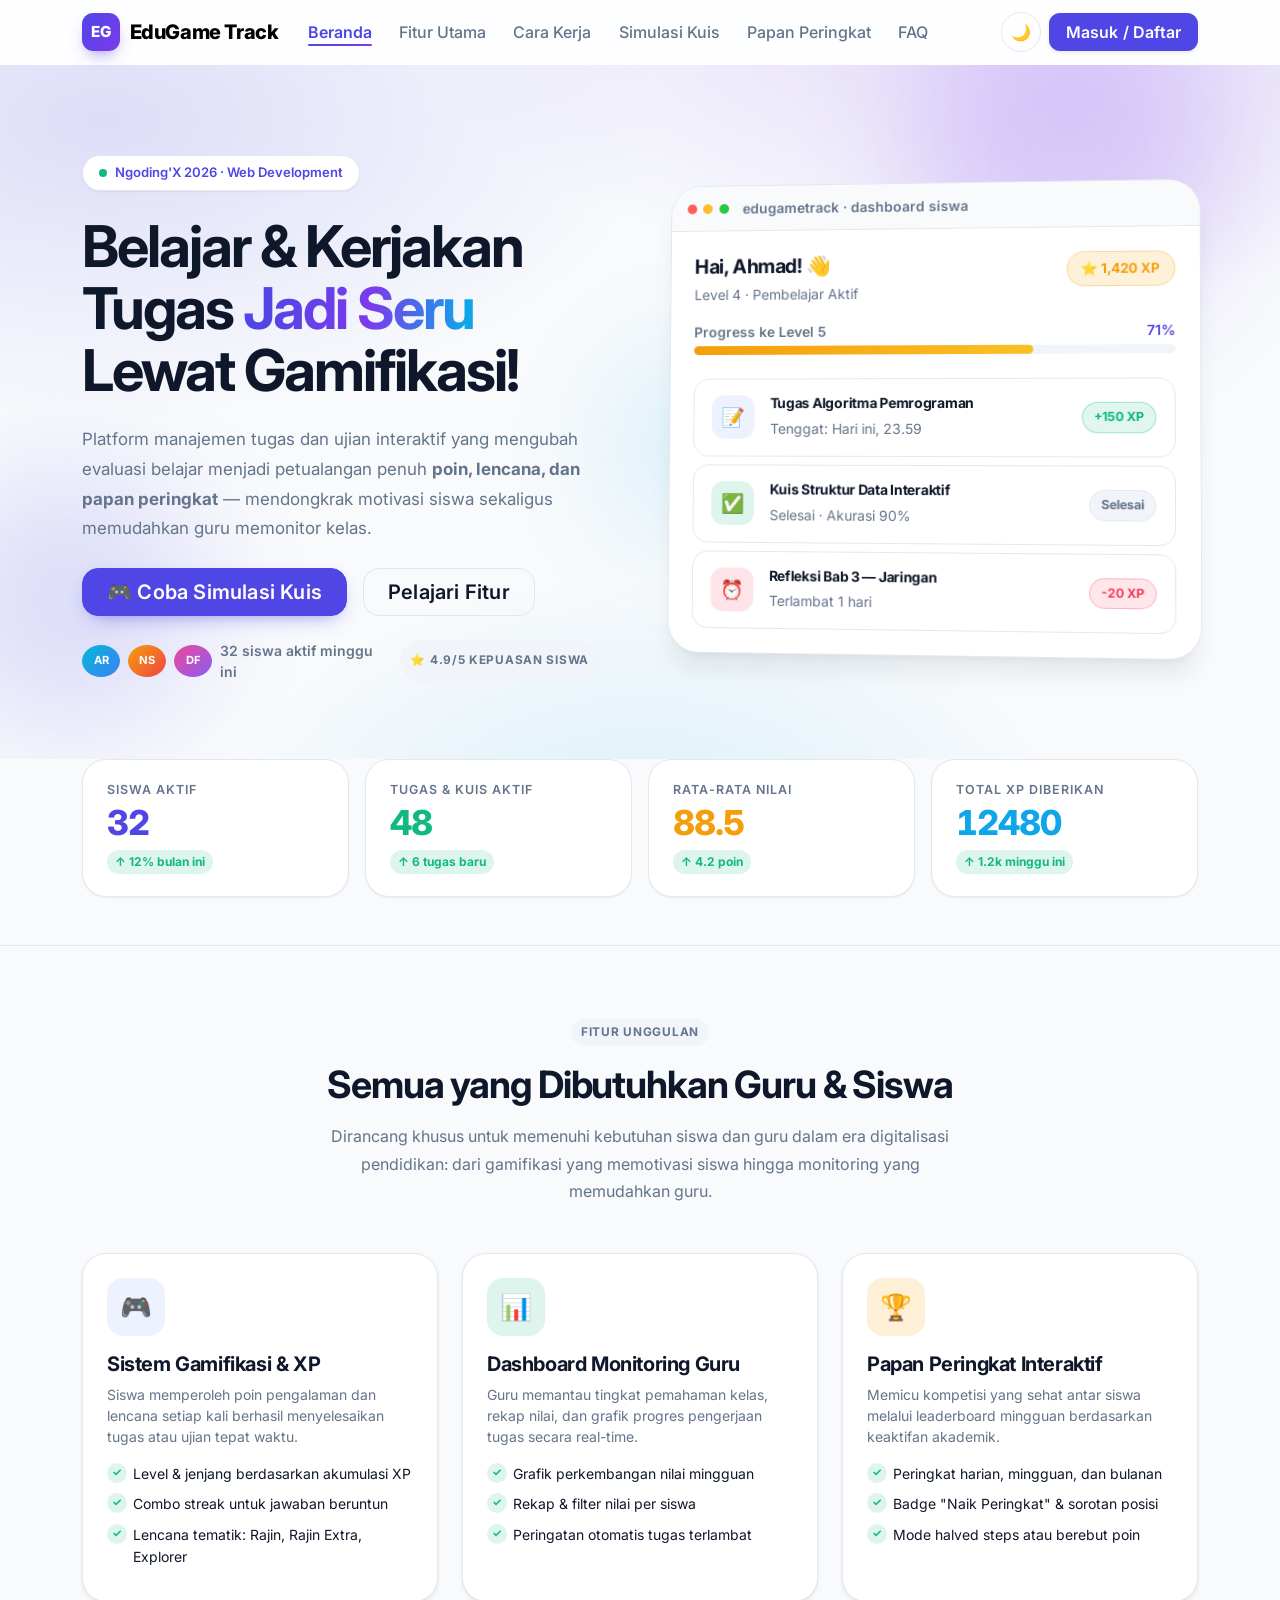
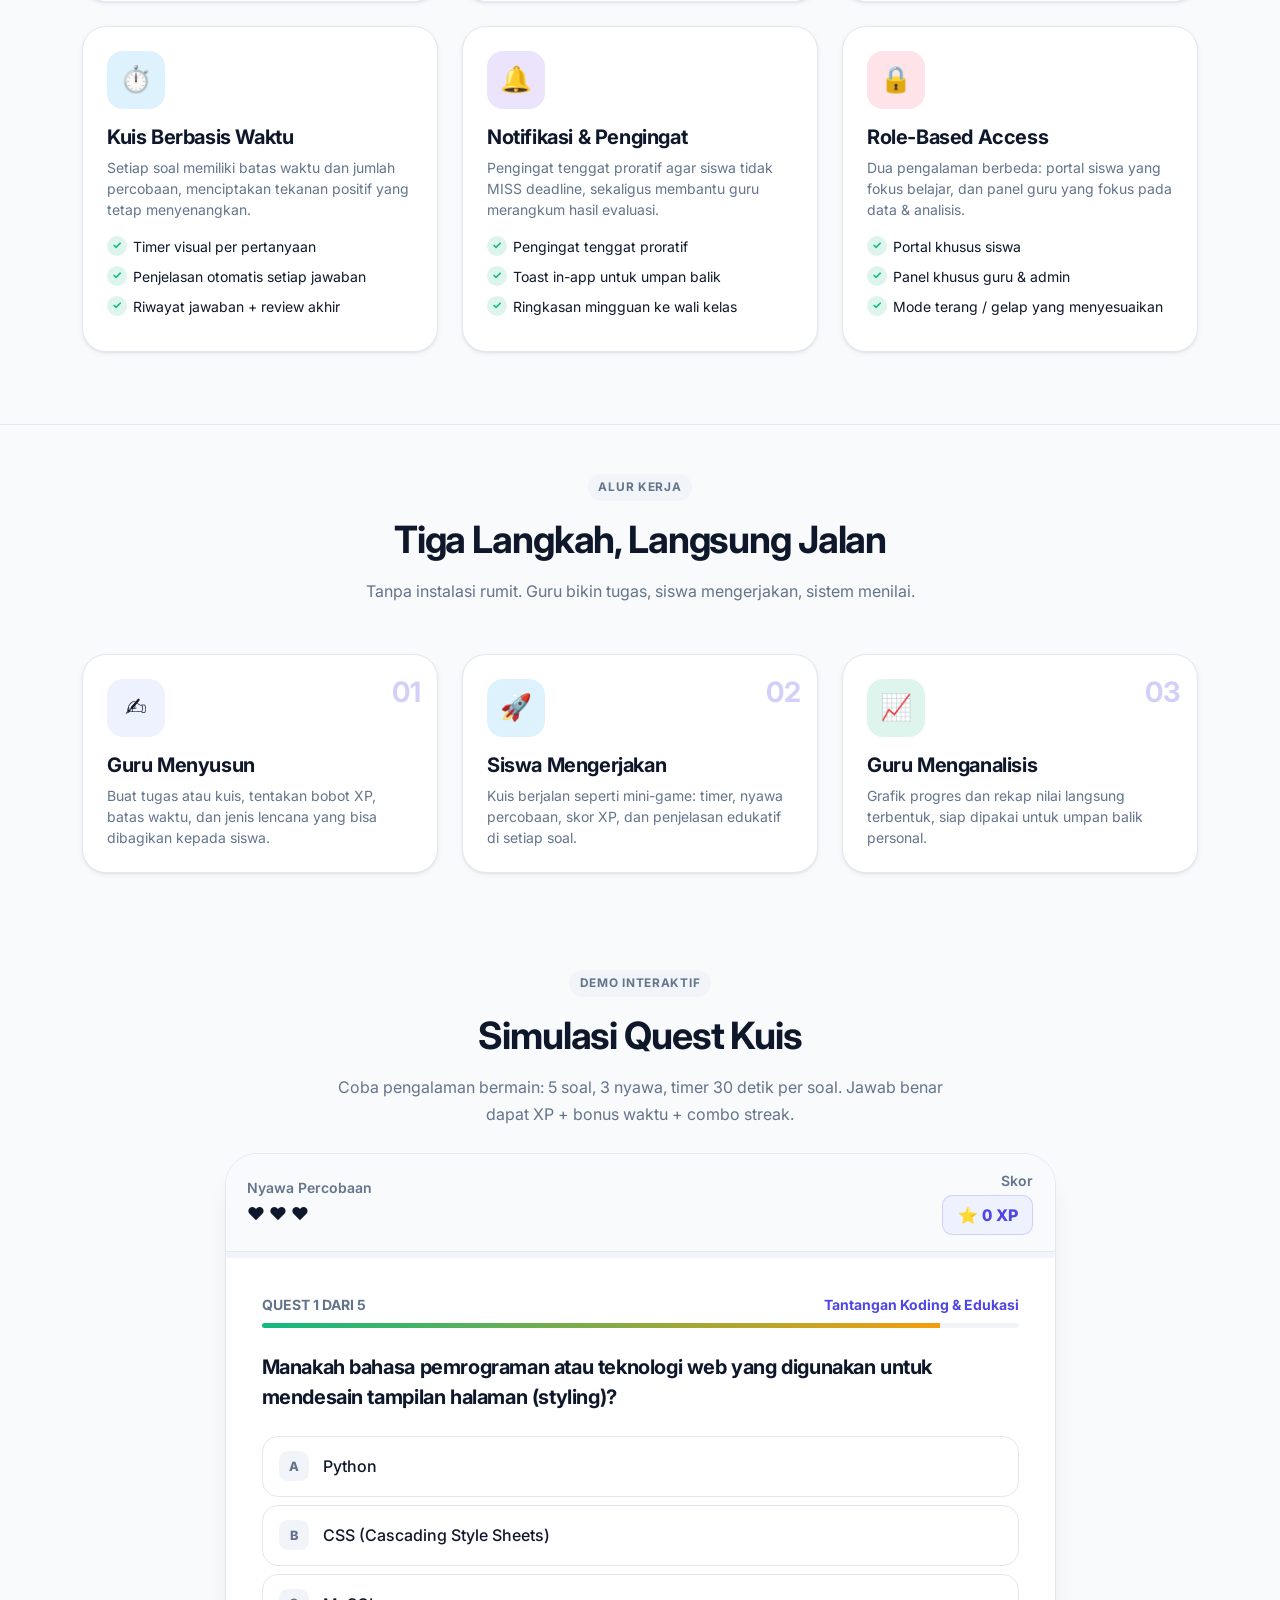
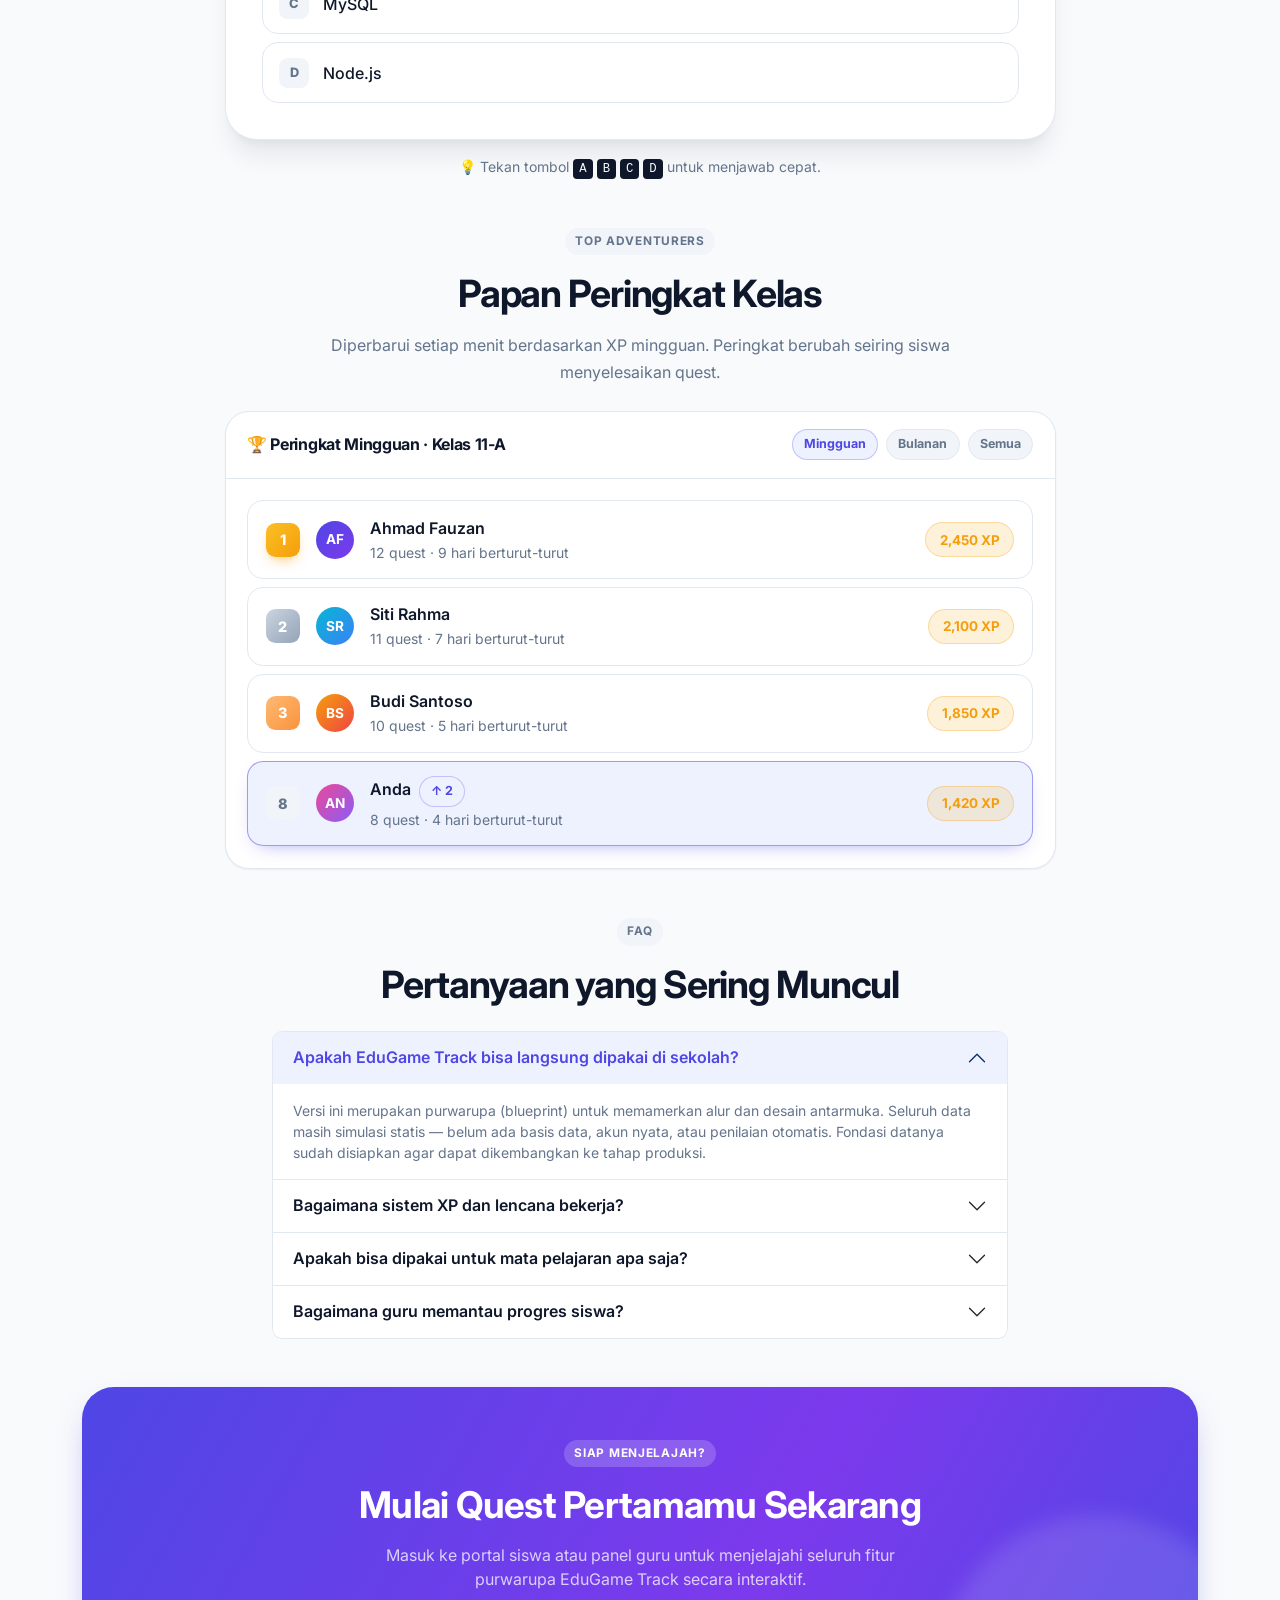
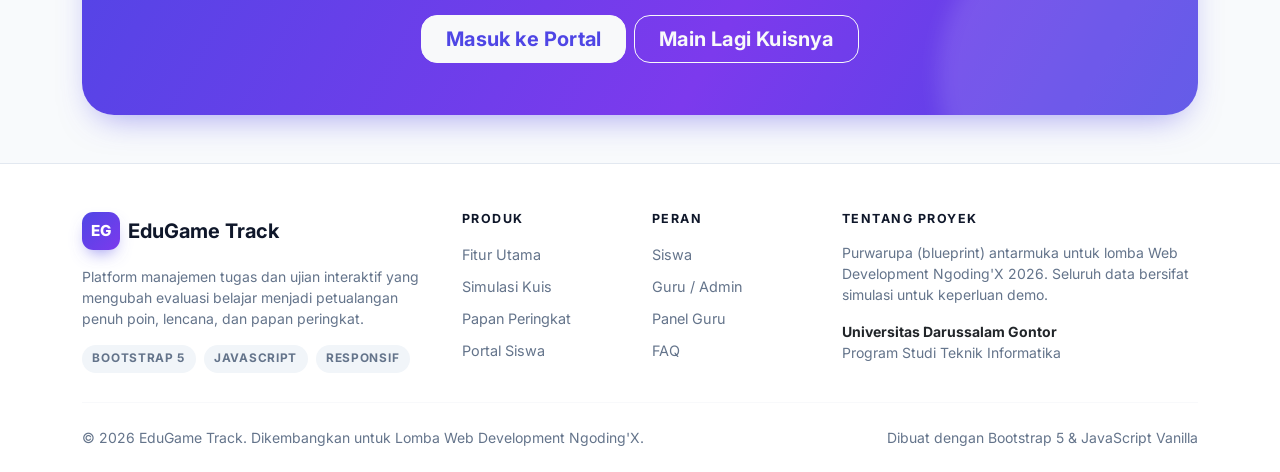
<file: index.html>
<!DOCTYPE html>
<html lang="id" data-bs-theme="light">
<head>
    <meta charset="UTF-8">
    <meta name="viewport" content="width=device-width, initial-scale=1.0">
    <meta name="description" content="EduGame Track — platform belajar berbasis gamifikasi untuk siswa dan guru. XP, lencana, papan peringkat, dan monitoring kelas dalam satu purwarupa interaktif.">
    <meta name="theme-color" content="#4f46e5">
    <meta property="og:title" content="EduGame Track — Belajar Sambil Menambah XP">
    <meta property="og:description" content="Platform manajemen tugas & ujian interaktif yang mengubah evaluasi belajar menjadi petualangan poin, lencana, dan papan peringkat.">
    <meta property="og:type" content="website">
    <title>EduGame Track — Platform Belajar Berbasis Gamifikasi</title>

    <link rel="icon" href="data:image/svg+xml,%3Csvg xmlns='http://www.w3.org/2000/svg' viewBox='0 0 64 64'%3E%3Crect width='64' height='64' rx='14' fill='%234f46e5'/%3E%3Ctext x='32' y='45' font-size='34' font-family='Arial,Helvetica,sans-serif' font-weight='bold' fill='%23ffffff' text-anchor='middle'%3EE%3C/text%3E%3C/svg%3E">

    <!-- Bootstrap 5 CSS CDN -->
    <link href="https://cdn.jsdelivr.net/npm/bootstrap@5.3.3/dist/css/bootstrap.min.css" rel="stylesheet">
    <!-- Google Fonts Inter -->
    <link href="https://fonts.googleapis.com/css2?family=Inter:wght@300;400;500;600;700;800&display=swap" rel="stylesheet">
    <link rel="stylesheet" href="assets/css/style.css">

    <!-- Anti-FOUC: set tema sebelum render -->
    <script>
        (function () {
            try {
                var t = localStorage.getItem('eg-theme');
                document.documentElement.setAttribute('data-bs-theme', t || 'light');
            } catch (e) { }
        })();
    </script>
</head>

<body>
    <!-- ================= NAVBAR ================= -->
    <nav class="navbar navbar-expand-lg eg-navbar sticky-top" data-navbar>
        <div class="container">
            <a class="navbar-brand" href="index.html">
                <span class="eg-brand-mark">EG</span>
                <span>EduGame&nbsp;Track</span>
            </a>

            <button class="navbar-toggler border-0 shadow-none" type="button" data-bs-toggle="collapse"
                    data-bs-target="#navbarNav" aria-controls="navbarNav" aria-expanded="false"
                    aria-label="Buka menu navigasi">
                <span class="navbar-toggler-icon"></span>
            </button>

            <div class="collapse navbar-collapse" id="navbarNav">
                <ul class="navbar-nav me-auto mb-2 mb-lg-0">
                    <li class="nav-item"><a class="nav-link active" href="#beranda" data-nav-link>Beranda</a></li>
                    <li class="nav-item"><a class="nav-link" href="#fitur" data-nav-link>Fitur Utama</a></li>
                    <li class="nav-item"><a class="nav-link" href="#alur" data-nav-link>Cara Kerja</a></li>
                    <li class="nav-item"><a class="nav-link" href="#demo" data-nav-link>Simulasi Kuis</a></li>
                    <li class="nav-item"><a class="nav-link" href="#leaderboard" data-nav-link>Papan Peringkat</a></li>
                    <li class="nav-item"><a class="nav-link" href="#faq" data-nav-link>FAQ</a></li>
                </ul>

                <div class="d-flex align-items-center gap-2">
                    <button class="btn btn-ghost btn-icon" type="button" data-theme-toggle aria-label="Ganti tema">
                        <span data-theme-icon>🌙</span>
                    </button>
                    <a href="login.html" class="btn btn-primary fw-semibold shadow-sm px-3">Masuk / Daftar</a>
                </div>
            </div>
        </div>
    </nav>

    <!-- ================= HERO ================= -->
    <header id="beranda" class="eg-hero">
        <span class="eg-blob eg-blob-1"></span>
        <span class="eg-blob eg-blob-2"></span>
        <span class="eg-blob eg-blob-3"></span>

        <div class="container position-relative">
            <div class="row align-items-center g-5">
                <div class="col-lg-6">
                    <span class="eg-eyebrow" data-reveal>
                        <span class="dot"></span> Ngoding'X 2026 · Web Development
                    </span>

                    <h1 class="eg-hero-title fw-bold my-4" data-reveal style="--reveal-delay:60ms">
                        Belajar &amp; Kerjakan Tugas
                        <span class="eg-gradient-text">Jadi Seru</span> Lewat Gamifikasi!
                    </h1>

                    <p class="eg-lead mb-4" data-reveal style="--reveal-delay:120ms">
                        Platform manajemen tugas dan ujian interaktif yang mengubah evaluasi belajar
                        menjadi petualangan penuh <strong>poin, lencana, dan papan peringkat</strong> —
                        mendongkrak motivasi siswa sekaligus memudahkan guru memonitor kelas.
                    </p>

                    <div class="d-flex flex-column flex-sm-row gap-3 mb-4" data-reveal style="--reveal-delay:180ms">
                        <a href="#demo" class="btn btn-primary btn-lg px-4">
                            🎮 Coba Simulasi Kuis
                        </a>
                        <a href="#fitur" class="btn btn-ghost btn-lg px-4">Pelajari Fitur</a>
                    </div>

                    <div class="d-flex flex-wrap gap-4" data-reveal style="--reveal-delay:240ms">
                        <div class="d-flex align-items-center gap-2">
                            <span class="eg-avatar eg-avatar-2" style="width:32px;height:32px;font-size:.7rem">AR</span>
                            <span class="eg-avatar eg-avatar-3" style="width:32px;height:32px;font-size:.7rem">NS</span>
                            <span class="eg-avatar eg-avatar-4" style="width:32px;height:32px;font-size:.7rem">DF</span>
                            <small class="text-secondary fw-semibold">32 siswa aktif minggu ini</small>
                        </div>
                        <span class="eg-tag">⭐ 4.9/5 kepuasan siswa</span>
                    </div>
                </div>

                <div class="col-lg-6" data-reveal="right" style="--reveal-delay:150ms">
                    <div class="eg-mock">
                        <div class="eg-mock-bar">
                            <i style="background:#ff5f57"></i><i style="background:#febc2e"></i><i style="background:#28c840"></i>
                            <small class="ms-2 text-secondary fw-semibold">edugametrack · dashboard siswa</small>
                        </div>
                        <div class="p-4">
                            <div class="d-flex justify-content-between align-items-start mb-3">
                                <div>
                                    <h5 class="fw-bold mb-1">Hai, Ahmad! 👋</h5>
                                    <small class="text-secondary">Level 4 · Pembelajar Aktif</small>
                                </div>
                                <span class="eg-xp-chip">⭐ 1,420 XP</span>
                            </div>

                            <!-- Level progress -->
                            <div class="mb-4">
                                <div class="d-flex justify-content-between small fw-semibold mb-1">
                                    <span class="text-secondary">Progress ke Level 5</span>
                                    <span class="text-primary">71%</span>
                                </div>
                                <div class="eg-progress eg-progress-xp">
                                    <span data-progress="71"></span>
                                </div>
                            </div>

                            <div class="d-flex flex-column gap-2">
                                <div class="eg-quest">
                                    <div class="eg-quest-icon">📝</div>
                                    <div class="flex-grow-1">
                                        <h6 class="fw-bold mb-1 small">Tugas Algoritma Pemrograman</h6>
                                        <small class="text-secondary">Tenggat: Hari ini, 23.59</small>
                                    </div>
                                    <span class="eg-badge-chip eg-chip-success">+150 XP</span>
                                </div>
                                <div class="eg-quest is-done">
                                    <div class="eg-quest-icon">✅</div>
                                    <div class="flex-grow-1">
                                        <h6 class="fw-bold mb-1 small">Kuis Struktur Data Interaktif</h6>
                                        <small class="text-secondary">Selesai · Akurasi 90%</small>
                                    </div>
                                    <span class="eg-badge-chip eg-chip-muted">Selesai</span>
                                </div>
                                <div class="eg-quest is-late">
                                    <div class="eg-quest-icon">⏰</div>
                                    <div class="flex-grow-1">
                                        <h6 class="fw-bold mb-1 small">Refleksi Bab 3 — Jaringan</h6>
                                        <small class="text-secondary">Terlambat 1 hari</small>
                                    </div>
                                    <span class="eg-badge-chip eg-chip-danger">-20 XP</span>
                                </div>
                            </div>
                        </div>
                    </div>
                </div>
            </div>
        </div>
    </header>

    <!-- ================= STATS ================= -->
    <section class="container pb-5">
        <div class="row g-3">
            <div class="col-6 col-lg-3">
                <div class="eg-stat h-100" data-reveal>
                    <div class="eg-stat-label mb-1">Siswa Aktif</div>
                    <div class="eg-stat-value text-primary"><span data-count="32">0</span></div>
                    <span class="eg-stat-trend eg-trend-up mt-2">↑ 12% bulan ini</span>
                </div>
            </div>
            <div class="col-6 col-lg-3">
                <div class="eg-stat h-100" data-reveal style="--reveal-delay:80ms">
                    <div class="eg-stat-label mb-1">Tugas & Kuis Aktif</div>
                    <div class="eg-stat-value text-success"><span data-count="48">0</span></div>
                    <span class="eg-stat-trend eg-trend-up mt-2">↑ 6 tugas baru</span>
                </div>
            </div>
            <div class="col-6 col-lg-3">
                <div class="eg-stat h-100" data-reveal style="--reveal-delay:160ms">
                    <div class="eg-stat-label mb-1">Rata-rata Nilai</div>
                    <div class="eg-stat-value text-warning"><span data-count="88.5" data-decimals="1">0</span></div>
                    <span class="eg-stat-trend eg-trend-up mt-2">↑ 4.2 poin</span>
                </div>
            </div>
            <div class="col-6 col-lg-3">
                <div class="eg-stat h-100" data-reveal style="--reveal-delay:240ms">
                    <div class="eg-stat-label mb-1">Total XP Diberikan</div>
                    <div class="eg-stat-value text-info"><span data-count="12480">0</span></div>
                    <span class="eg-stat-trend eg-trend-up mt-2">↑ 1.2k minggu ini</span>
                </div>
            </div>
        </div>
    </section>

    <!-- ================= FITUR ================= -->
    <section id="fitur" class="py-5 bg-surface-2 border-top border-bottom">
        <div class="container py-4">
            <div class="text-center mx-auto mb-5" style="max-width:640px" data-reveal>
                <span class="eg-tag mb-3">Fitur Unggulan</span>
                <h2 class="eg-section-title mb-3">Semua yang Dibutuhkan Guru &amp; Siswa</h2>
                <p class="eg-section-sub mx-auto">
                    Dirancang khusus untuk memenuhi kebutuhan siswa dan guru dalam era digitalisasi pendidikan:
                    dari gamifikasi yang memotivasi siswa hingga monitoring yang memudahkan guru.
                </p>
            </div>

            <div class="row g-4">
                <div class="col-md-6 col-lg-4">
                    <div class="eg-card eg-card-hover h-100 p-4" data-reveal>
                        <div class="eg-icon-bubble mb-3">🎮</div>
                        <h3 class="h5 fw-bold mb-2">Sistem Gamifikasi &amp; XP</h3>
                        <p class="text-secondary small lh-base mb-3">
                            Siswa memperoleh poin pengalaman dan lencana setiap kali berhasil menyelesaikan
                            tugas atau ujian tepat waktu.
                        </p>
                        <ul class="eg-feature-list small">
                            <li>Level &amp; jenjang berdasarkan akumulasi XP</li>
                            <li>Combo streak untuk jawaban beruntun</li>
                            <li>Lencana tematik: Rajin, Rajin Extra, Explorer</li>
                        </ul>
                    </div>
                </div>

                <div class="col-md-6 col-lg-4">
                    <div class="eg-card eg-card-hover h-100 p-4" data-reveal style="--reveal-delay:80ms">
                        <div class="eg-icon-bubble eg-icon-bubble-2 mb-3">📊</div>
                        <h3 class="h5 fw-bold mb-2">Dashboard Monitoring Guru</h3>
                        <p class="text-secondary small lh-base mb-3">
                            Guru memantau tingkat pemahaman kelas, rekap nilai, dan grafik progres
                            pengerjaan tugas secara real-time.
                        </p>
                        <ul class="eg-feature-list small">
                            <li>Grafik perkembangan nilai mingguan</li>
                            <li>Rekap &amp; filter nilai per siswa</li>
                            <li>Peringatan otomatis tugas terlambat</li>
                        </ul>
                    </div>
                </div>

                <div class="col-md-6 col-lg-4">
                    <div class="eg-card eg-card-hover h-100 p-4" data-reveal style="--reveal-delay:160ms">
                        <div class="eg-icon-bubble eg-icon-bubble-3 mb-3">🏆</div>
                        <h3 class="h5 fw-bold mb-2">Papan Peringkat Interaktif</h3>
                        <p class="text-secondary small lh-base mb-3">
                            Memicu kompetisi yang sehat antar siswa melalui leaderboard mingguan
                            berdasarkan keaktifan akademik.
                        </p>
                        <ul class="eg-feature-list small">
                            <li>Peringkat harian, mingguan, dan bulanan</li>
                            <li>Badge "Naik Peringkat" &amp; sorotan posisi</li>
                            <li>Mode halved steps atau berebut poin</li>
                        </ul>
                    </div>
                </div>

                <div class="col-md-6 col-lg-4">
                    <div class="eg-card eg-card-hover h-100 p-4" data-reveal>
                        <div class="eg-icon-bubble eg-icon-bubble-4 mb-3">⏱️</div>
                        <h3 class="h5 fw-bold mb-2">Kuis Berbasis Waktu</h3>
                        <p class="text-secondary small lh-base mb-3">
                            Setiap soal memiliki batas waktu dan jumlah percobaan, menciptakan tekanan
                            positif yang tetap menyenangkan.
                        </p>
                        <ul class="eg-feature-list small">
                            <li>Timer visual per pertanyaan</li>
                            <li>Penjelasan otomatis setiap jawaban</li>
                            <li>Riwayat jawaban + review akhir</li>
                        </ul>
                    </div>
                </div>

                <div class="col-md-6 col-lg-4">
                    <div class="eg-card eg-card-hover h-100 p-4" data-reveal style="--reveal-delay:80ms">
                        <div class="eg-icon-bubble eg-icon-bubble-5 mb-3">🔔</div>
                        <h3 class="h5 fw-bold mb-2">Notifikasi &amp; Pengingat</h3>
                        <p class="text-secondary small lh-base mb-3">
                            Pengingat tenggat proratif agar siswa tidak MISS deadline, sekaligus
                            membantu guru merangkum hasil evaluasi.
                        </p>
                        <ul class="eg-feature-list small">
                            <li>Pengingat tenggat proratif</li>
                            <li>Toast in-app untuk umpan balik</li>
                            <li>Ringkasan mingguan ke wali kelas</li>
                        </ul>
                    </div>
                </div>

                <div class="col-md-6 col-lg-4">
                    <div class="eg-card eg-card-hover h-100 p-4" data-reveal style="--reveal-delay:160ms">
                        <div class="eg-icon-bubble eg-icon-bubble-6 mb-3">🔒</div>
                        <h3 class="h5 fw-bold mb-2">Role-Based Access</h3>
                        <p class="text-secondary small lh-base mb-3">
                            Dua pengalaman berbeda: portal siswa yang fokus belajar, dan panel guru
                            yang fokus pada data &amp; analisis.
                        </p>
                        <ul class="eg-feature-list small">
                            <li>Portal khusus siswa</li>
                            <li>Panel khusus guru &amp; admin</li>
                            <li>Mode terang / gelap yang menyesuaikan</li>
                        </ul>
                    </div>
                </div>
            </div>
        </div>
    </section>

    <!-- ================= CARA KERJA ================= -->
    <section id="alur" class="container py-5">
        <div class="text-center mx-auto mb-5" style="max-width:620px" data-reveal>
            <span class="eg-tag mb-3">Alur Kerja</span>
            <h2 class="eg-section-title mb-3">Tiga Langkah, Langsung Jalan</h2>
            <p class="eg-section-sub mx-auto">Tanpa instalasi rumit. Guru bikin tugas, siswa mengerjakan, sistem menilai.</p>
        </div>

        <div class="row g-4">
            <div class="col-md-4">
                <div class="eg-card h-100 p-4 position-relative" data-reveal>
                    <div class="eg-icon-bubble mb-3">✍️</div>
                    <span class="position-absolute top-0 end-0 m-3 fs-3 fw-bold text-primary opacity-25">01</span>
                    <h3 class="h5 fw-bold mb-2">Guru Menyusun</h3>
                    <p class="text-secondary small lh-base mb-0">
                        Buat tugas atau kuis, tentakan bobot XP, batas waktu, dan jenis lencana yang
                        bisa dibagikan kepada siswa.
                    </p>
                </div>
            </div>
            <div class="col-md-4">
                <div class="eg-card h-100 p-4 position-relative" data-reveal style="--reveal-delay:80ms">
                    <div class="eg-icon-bubble eg-icon-bubble-4 mb-3">🚀</div>
                    <span class="position-absolute top-0 end-0 m-3 fs-3 fw-bold text-primary opacity-25">02</span>
                    <h3 class="h5 fw-bold mb-2">Siswa Mengerjakan</h3>
                    <p class="text-secondary small lh-base mb-0">
                        Kuis berjalan seperti mini-game: timer, nyawa percobaan, skor XP, dan
                        penjelasan edukatif di setiap soal.
                    </p>
                </div>
            </div>
            <div class="col-md-4">
                <div class="eg-card h-100 p-4 position-relative" data-reveal style="--reveal-delay:160ms">
                    <div class="eg-icon-bubble eg-icon-bubble-2 mb-3">📈</div>
                    <span class="position-absolute top-0 end-0 m-3 fs-3 fw-bold text-primary opacity-25">03</span>
                    <h3 class="h5 fw-bold mb-2">Guru Menganalisis</h3>
                    <p class="text-secondary small lh-base mb-0">
                        Grafik progres dan rekap nilai langsung terbentuk, siap dipakai untuk
                        umpan balik personal.
                    </p>
                </div>
            </div>
        </div>
    </section>

    <!-- ================= SIMULASI KUIS ================= -->
    <section id="demo" class="container py-5">
        <div class="row justify-content-center">
            <div class="col-lg-9">
                <div class="text-center mx-auto mb-4" style="max-width:620px" data-reveal>
                    <span class="eg-tag mb-3">Demo Interaktif</span>
                    <h2 class="eg-section-title mb-3">Simulasi Quest Kuis</h2>
                    <p class="eg-section-sub mx-auto">
                        Coba pengalaman bermain: 5 soal, 3 nyawa, timer 30 detik per soal.
                        Jawab benar dapat XP + bonus waktu + combo streak.
                    </p>
                </div>

                <div class="eg-quiz" id="quiz-app" data-reveal>
                    <!-- HUD -->
                    <div class="eg-quiz-hud">
                        <div class="d-flex align-items-center gap-3 flex-wrap">
                            <div>
                                <small class="d-block text-secondary fw-semibold mb-1">Nyawa Percobaan</small>
                                <div class="eg-attempts" id="quiz-lives" aria-label="Sisa nyawa"></div>
                            </div>
                            <div id="quiz-combo" class="eg-combo d-none">🔥 <span id="quiz-combo-value">x1</span></div>
                        </div>
                        <div class="d-flex align-items-center gap-3 flex-wrap">
                            <div class="text-end">
                                <small class="d-block text-secondary fw-semibold mb-1">Skor</small>
                                <div class="eg-score-box">⭐ <span id="quiz-score">0</span> XP</div>
                            </div>
                        </div>
                    </div>

                    <!-- Progress bar -->
                    <div class="eg-quiz-progress"><span id="quiz-progress"></span></div>

                    <!-- Area kuis -->
                    <div class="eg-quiz-body">
                        <div class="d-flex justify-content-between align-items-center mb-2">
                            <span class="text-secondary small fw-bold" id="quiz-counter">QUEST 1 DARI 5</span>
                            <span class="small fw-bold text-primary">Tantangan Koding &amp; Edukasi</span>
                        </div>

                        <div class="eg-timer mb-4" id="quiz-timer-wrap">
                            <span id="quiz-timer"></span>
                        </div>

                        <h3 class="fs-5 fw-bold mb-4 lh-base" id="quiz-question">Memuat pertanyaan…</h3>

                        <div id="quiz-options" class="d-flex flex-column gap-2"></div>

                        <div id="quiz-feedback" class="eg-feedback d-none mt-3"></div>

                        <!-- Layar hasil -->
                        <div id="quiz-result" class="d-none text-center">
                            <div class="eg-result-icon" id="quiz-result-icon">🏆</div>
                            <h3 class="fw-bold mb-2" id="quiz-result-title">Quest Selesai!</h3>
                            <p class="text-secondary mb-4" id="quiz-result-desc"></p>

                            <div class="row g-3 justify-content-center mb-4">
                                <div class="col-6 col-md-3">
                                    <div class="eg-stat h-100">
                                        <div class="eg-stat-label mb-1">Total XP</div>
                                        <div class="eg-stat-value text-primary" id="quiz-final-score">0</div>
                                    </div>
                                </div>
                                <div class="col-6 col-md-3">
                                    <div class="eg-stat h-100">
                                        <div class="eg-stat-label mb-1">Benar</div>
                                        <div class="eg-stat-value text-success" id="quiz-final-correct">0</div>
                                    </div>
                                </div>
                                <div class="col-6 col-md-3">
                                    <div class="eg-stat h-100">
                                        <div class="eg-stat-label mb-1">Akurasi</div>
                                        <div class="eg-stat-value text-info" id="quiz-final-accuracy">0%</div>
                                    </div>
                                </div>
                                <div class="col-6 col-md-3">
                                    <div class="eg-stat h-100">
                                        <div class="eg-stat-label mb-1">Combo Terbaik</div>
                                        <div class="eg-stat-value text-warning" id="quiz-final-combo">0</div>
                                    </div>
                                </div>
                            </div>

                            <div class="text-start mb-4" id="quiz-review"></div>

                            <div class="d-flex flex-column flex-sm-row gap-2 justify-content-center">
                                <button class="btn btn-primary fw-bold px-4" id="quiz-retry" type="button">🔄 Coba Lagi</button>
                                <a class="btn btn-ghost fw-bold px-4" href="dashboard-siswa.html">Lihat Dashboard Siswa →</a>
                            </div>
                        </div>
                    </div>
                </div>

                <p class="text-center text-secondary small mt-3 mb-0" data-reveal>
                    <span class="me-1">💡</span>Tekan tombol <kbd>A</kbd> <kbd>B</kbd> <kbd>C</kbd> <kbd>D</kbd> untuk menjawab cepat.
                </p>
            </div>
        </div>
    </section>

    <!-- ================= LEADERBOARD ================= -->
    <section id="leaderboard" class="container pb-5">
        <div class="row justify-content-center">
            <div class="col-lg-9">
                <div class="text-center mx-auto mb-4" style="max-width:620px" data-reveal>
                    <span class="eg-tag mb-3">Top Adventurers</span>
                    <h2 class="eg-section-title mb-3">Papan Peringkat Kelas</h2>
                    <p class="eg-section-sub mx-auto">
                        Diperbarui setiap menit berdasarkan XP mingguan. Peringkat berubah seiring
                        siswa menyelesaikan quest.
                    </p>
                </div>

                <div class="eg-panel" data-reveal>
                    <div class="eg-panel-head">
                        <h3 class="eg-panel-title">🏆 Peringkat Mingguan · Kelas 11-A</h3>
                        <div class="d-flex gap-2">
                            <span class="eg-badge-chip eg-chip-primary">Mingguan</span>
                            <span class="eg-badge-chip eg-chip-muted">Bulanan</span>
                            <span class="eg-badge-chip eg-chip-muted">Semua</span>
                        </div>
                    </div>
                    <div class="eg-panel-body d-flex flex-column gap-2">
                        <div class="eg-lb-row">
                            <div class="d-flex align-items-center gap-3">
                                <span class="eg-lb-rank rank-1">1</span>
                                <span class="eg-avatar">AF</span>
                                <div>
                                    <div class="fw-semibold">Ahmad Fauzan</div>
                                    <small class="text-secondary">12 quest · 9 hari berturut-turut</small>
                                </div>
                            </div>
                            <span class="eg-xp-chip">2,450 XP</span>
                        </div>
                        <div class="eg-lb-row">
                            <div class="d-flex align-items-center gap-3">
                                <span class="eg-lb-rank rank-2">2</span>
                                <span class="eg-avatar eg-avatar-2">SR</span>
                                <div>
                                    <div class="fw-semibold">Siti Rahma</div>
                                    <small class="text-secondary">11 quest · 7 hari berturut-turut</small>
                                </div>
                            </div>
                            <span class="eg-xp-chip">2,100 XP</span>
                        </div>
                        <div class="eg-lb-row">
                            <div class="d-flex align-items-center gap-3">
                                <span class="eg-lb-rank rank-3">3</span>
                                <span class="eg-avatar eg-avatar-3">BS</span>
                                <div>
                                    <div class="fw-semibold">Budi Santoso</div>
                                    <small class="text-secondary">10 quest · 5 hari berturut-turut</small>
                                </div>
                            </div>
                            <span class="eg-xp-chip">1,850 XP</span>
                        </div>
                        <div class="eg-lb-row is-me">
                            <div class="d-flex align-items-center gap-3">
                                <span class="eg-lb-rank">8</span>
                                <span class="eg-avatar eg-avatar-4">AN</span>
                                <div>
                                    <div class="fw-semibold">Anda <span class="eg-badge-chip eg-chip-primary ms-1">↑ 2</span></div>
                                    <small class="text-secondary">8 quest · 4 hari berturut-turut</small>
                                </div>
                            </div>
                            <span class="eg-xp-chip">1,420 XP</span>
                        </div>
                    </div>
                </div>
            </div>
        </div>
    </section>

    <!-- ================= FAQ ================= -->
    <section id="faq" class="container pb-5">
        <div class="row justify-content-center">
            <div class="col-lg-8">
                <div class="text-center mx-auto mb-4" style="max-width:560px" data-reveal>
                    <span class="eg-tag mb-3">FAQ</span>
                    <h2 class="eg-section-title mb-3">Pertanyaan yang Sering Muncul</h2>
                </div>

                <div class="accordion" id="faqAccordion" data-reveal>
                    <div class="accordion-item">
                        <h3 class="accordion-header">
                            <button class="accordion-button" type="button" data-bs-toggle="collapse" data-bs-target="#faq1">
                                Apakah EduGame Track bisa langsung dipakai di sekolah?
                            </button>
                        </h3>
                        <div id="faq1" class="accordion-collapse collapse show" data-bs-parent="#faqAccordion">
                            <div class="accordion-body small text-secondary lh-base">
                               Versi ini merupakan purwarupa (blueprint) untuk memamerkan alur dan
                                desain antarmuka. Seluruh data masih simulasi statis — belum ada
                                basis data, akun nyata, atau penilaian otomatis. Fondasi datanya
                                sudah disiapkan agar dapat dikembangkan ke tahap produksi.
                            </div>
                        </div>
                    </div>
                    <div class="accordion-item">
                        <h3 class="accordion-header">
                            <button class="accordion-button collapsed" type="button" data-bs-toggle="collapse" data-bs-target="#faq2">
                                Bagaimana sistem XP dan lencana bekerja?
                            </button>
                        </h3>
                        <div id="faq2" class="accordion-collapse collapse" data-bs-parent="#faqAccordion">
                            <div class="accordion-body small text-secondary lh-base">
                                Setiap quest/task punya bobot XP yang ditetapkan guru. Skor kuis
                                menambah bonus waktu dan combo streak, sementara lencana terbuka
                                otomatis saat syarat tertentu tercapai (misalnya 7 hari berturut-turut).
                            </div>
                        </div>
                    </div>
                    <div class="accordion-item">
                        <h3 class="accordion-header">
                            <button class="accordion-button collapsed" type="button" data-bs-toggle="collapse" data-bs-target="#faq3">
                                Apakah bisa dipakai untuk mata pelajaran apa saja?
                            </button>
                        </h3>
                        <div id="faq3" class="accordion-collapse collapse" data-bs-parent="#faqAccordion">
                            <div class="accordion-body small text-secondary lh-base">
                                Bisa. Mekanisme gamifikasi bersifat universal: pendekatannya sama untuk
                                Matematika, Bahasa Indonesia, PPKn, hingga Informatika. Yang berbeda
                                hanya konten soal dan bobot poin.
                            </div>
                        </div>
                    </div>
                    <div class="accordion-item">
                        <h3 class="accordion-header">
                            <button class="accordion-button collapsed" type="button" data-bs-toggle="collapse" data-bs-target="#faq4">
                                Bagaimana guru memantau progres siswa?
                            </button>
                        </h3>
                        <div id="faq4" class="accordion-collapse collapse" data-bs-parent="#faqAccordion">
                            <div class="accordion-body small text-secondary lh-base">
                                Panel guru menampilkan ringkasan statistik, grafik perkembangan nilai
                                mingguan, dan tabel rekap per siswa yang dapat dicari. Semua tampilan
                                tersebut dapat dibaca pada halaman <em>Dashboard Guru</em>.
                            </div>
                        </div>
                    </div>
                </div>
            </div>
        </div>
    </section>

    <!-- ================= CTA ================= -->
    <section class="container pb-5">
        <div class="eg-cta-band text-center position-relative" data-reveal="zoom">
            <span class="eg-tag mb-3 d-inline-flex" style="background:rgba(255,255,255,.18);color:#fff">Siap Menjelajah?</span>
            <h2 class="fw-bold mb-3" style="font-size:clamp(1.5rem,3.4vw,2.3rem)">Mulai Quest Pertamamu Sekarang</h2>
            <p class="mb-4 opacity-75 mx-auto" style="max-width:52ch">
                Masuk ke portal siswa atau panel guru untuk menjelajahi seluruh fitur purwarupa
                EduGame Track secara interaktif.
            </p>
            <div class="d-flex flex-column flex-sm-row gap-2 justify-content-center position-relative">
                <a href="login.html" class="btn btn-light btn-lg fw-bold px-4">Masuk ke Portal</a>
                <a href="#demo" class="btn btn-outline-light btn-lg fw-bold px-4">Main Lagi Kuisnya</a>
            </div>
        </div>
    </section>

    <!-- ================= FOOTER ================= -->
    <footer class="eg-footer">
        <div class="container">
            <div class="row g-4">
                <div class="col-lg-4">
                    <div class="d-flex align-items-center gap-2 mb-3">
                        <span class="eg-brand-mark">EG</span>
                        <span class="fw-bold fs-5">EduGame Track</span>
                    </div>
                    <p class="text-secondary small lh-base mb-3" style="max-width:38ch">
                        Platform manajemen tugas dan ujian interaktif yang mengubah evaluasi belajar
                        menjadi petualangan penuh poin, lencana, dan papan peringkat.
                    </p>
                    <div class="d-flex gap-2">
                        <span class="eg-tag">Bootstrap 5</span>
                        <span class="eg-tag">JavaScript</span>
                        <span class="eg-tag">Responsif</span>
                    </div>
                </div>
                <div class="col-6 col-lg-2">
                    <h4 class="eg-footer-title">Produk</h4>
                    <ul class="list-unstyled d-flex flex-column gap-2">
                        <li><a href="#fitur">Fitur Utama</a></li>
                        <li><a href="#demo">Simulasi Kuis</a></li>
                        <li><a href="#leaderboard">Papan Peringkat</a></li>
                        <li><a href="dashboard-siswa.html">Portal Siswa</a></li>
                    </ul>
                </div>
                <div class="col-6 col-lg-2">
                    <h4 class="eg-footer-title">Peran</h4>
                    <ul class="list-unstyled d-flex flex-column gap-2">
                        <li><a href="login.html">Siswa</a></li>
                        <li><a href="login.html">Guru / Admin</a></li>
                        <li><a href="dashboard-guru.html">Panel Guru</a></li>
                        <li><a href="#faq">FAQ</a></li>
                    </ul>
                </div>
                <div class="col-lg-4">
                    <h4 class="eg-footer-title">Tentang Proyek</h4>
                    <p class="text-secondary small lh-base mb-3">
                        Purwarupa (blueprint) antarmuka untuk lomba Web Development Ngoding'X 2026.
                        Seluruh data bersifat simulasi untuk keperluan demo.
                    </p>
                    <p class="text-secondary small lh-base mb-0">
                        <strong class="text-dark">Universitas Darussalam Gontor</strong><br>
                        Program Studi Teknik Informatika
                    </p>
                </div>
            </div>

            <hr class="my-4" style="border-color:var(--eg-border)">

            <div class="d-flex flex-column flex-md-row justify-content-between align-items-center gap-2">
                <small class="text-secondary">
                    &copy; 2026 EduGame Track. Dikembangkan untuk Lomba Web Development Ngoding'X.
                </small>
                <small class="text-secondary">Dibuat dengan Bootstrap 5 &amp; JavaScript Vanilla</small>
            </div>
        </div>
    </footer>

    <!-- Bootstrap 5 JS Bundle CDN -->
    <script src="https://cdn.jsdelivr.net/npm/bootstrap@5.3.3/dist/js/bootstrap.bundle.min.js"></script>
    <script src="assets/js/app.js"></script>

    <!-- ================= LOGIKA KUIS ================= -->
    <script>
        (function () {
            'use strict';

            const QUESTIONS = [
                {
                    title: 'Manakah bahasa pemrograman atau teknologi web yang digunakan untuk mendesain tampilan halaman (styling)?',
                    options: ['Python', 'CSS (Cascading Style Sheets)', 'MySQL', 'Node.js'],
                    answer: 1,
                    explain: 'CSS (Cascading Style Sheets) mengatur tampilan: warna, layout, tipografi, dan animasi elemen HTML.'
                },
                {
                    title: 'Apa fungsi utama dari tag HTML dalam pembuatan sebuah website edukasi?',
                    options: ['Mengatur struktur dasar dokumen web', 'Menyimpan data akun di server', 'Mempercepat koneksi internet', 'Membuat animasi 3D berat'],
                    answer: 0,
                    explain: 'HTML membentuk struktur dan semantik dokumen: header, paragraf, tabel, form, dan lain-lain.'
                },
                {
                    title: 'Di bawah ini yang merupakan framework web berbasis bahasa pemrograman PHP adalah…',
                    options: ['React.js', 'Laravel', 'Vue.js', 'Django'],
                    answer: 1,
                    explain: 'Laravel adalah framework PHP modern. React & Vue berbasis JavaScript, sedangkan Django berbasis Python.'
                },
                {
                    title: 'Teks "Halo, Dunia!" ditampilkan di browser. Layer mana yang bekerja paling akhir?',
                    options: ['HTML', 'CSS', 'JavaScript', 'Database'],
                    answer: 2,
                    explain: 'Browser memproses berurutan: HTML → CSS → JavaScript. JavaScript berjalan terakhir dan bisa mengubah hasil keduanya.'
                },
                {
                    title: 'Struktur data yang bekerja dengan prinsip LIFO (Last In, First Out) adalah…',
                    options: ['Queue', 'Stack', 'Linked List', 'Heap'],
                    answer: 1,
                    explain: 'Stack (tumpukan) menggunakan LIFO. Contoh nyatanya adalah tumpukan piring atau tombol Undo.'
                }
            ];

            const TIME_LIMIT = 30;   // detik per soal
            const MAX_LIVES = 3;
            const KEYS = ['A', 'B', 'C', 'D'];

            const state = {
                index: 0,
                score: 0,
                lives: MAX_LIVES,
                streak: 0,
                bestStreak: 0,
                correctCount: 0,
                locked: false,
                timeLeft: TIME_LIMIT,
                timerId: null,
                feedbackTimer: null,
                answers: []   // {question, chosen, correct}
            };

            const $ = (id) => document.getElementById(id);
            const elCounter   = $('quiz-counter');
            const elQuestion  = $('quiz-question');
            const elOptions   = $('quiz-options');
            const elFeedback  = $('quiz-feedback');
            const elScore     = $('quiz-score');
            const elLives     = $('quiz-lives');
            const elCombo     = $('quiz-combo');
            const elComboVal  = $('quiz-combo-value');
            const elProgress  = $('quiz-progress');
            const elTimer     = $('quiz-timer');
            const elTimerWrap = $('quiz-timer-wrap');
            const elResult    = $('quiz-result');
            const elQuizBody  = $('quiz-question').closest('.eg-quiz-body');

            function renderLives() {
                elLives.innerHTML = '';
                for (let i = 0; i < MAX_LIVES; i++) {
                    const heart = document.createElement('i');
                    heart.textContent = '❤️';
                    if (i < state.lives) heart.classList.add('is-alive');
                    elLives.appendChild(heart);
                }
                elLives.setAttribute('aria-label', state.lives + ' nyawa tersisa');
            }

            function renderCombo() {
                if (state.streak >= 2) {
                    elCombo.classList.remove('d-none');
                    elComboVal.textContent = 'x' + state.streak;
                } else {
                    elCombo.classList.add('d-none');
                    state.streak = 0;
                }
            }

            // Simpan jawaban terakhir per soal (retry menimpa, bukan menumpuk)
            function recordAnswer(chosenIndex, correct) {
                const q = QUESTIONS[state.index];
                state.answers[state.index] = {
                    question: q.title,
                    chosen: chosenIndex === null ? '(waktu habis)' : q.options[chosenIndex],
                    correct: correct
                };
            }

            function startTimer() {
                clearInterval(state.timerId);
                state.timeLeft = TIME_LIMIT;
                elTimerWrap.classList.remove('is-warning');
                elTimer.style.width = '100%';

                state.timerId = setInterval(() => {
                    state.timeLeft -= 0.1;
                    const pct = Math.max(0, (state.timeLeft / TIME_LIMIT) * 100);
                    elTimer.style.width = pct + '%';
                    if (state.timeLeft <= 5) elTimerWrap.classList.add('is-warning');

                    if (state.timeLeft <= 0) {
                        clearInterval(state.timerId);
                        handleTimeout();
                    }
                }, 100);
            }

            function renderQuestion() {
                const q = QUESTIONS[state.index];
                state.locked = false;

                elCounter.textContent = 'QUEST ' + (state.index + 1) + ' DARI ' + QUESTIONS.length;
                elQuestion.textContent = q.title;
                elProgress.style.width = ((state.index / QUESTIONS.length) * 100) + '%';
                elFeedback.classList.add('d-none');
                elFeedback.className = 'eg-feedback d-none mt-3';
                elOptions.innerHTML = '';

                q.options.forEach((opt, i) => {
                    const btn = document.createElement('button');
                    btn.type = 'button';
                    btn.className = 'eg-option';
                    btn.dataset.index = i;
                    btn.innerHTML =
                        '<span class="eg-option-key">' + KEYS[i] + '</span>' +
                        '<span class="flex-grow-1">' + opt + '</span>';
                    btn.addEventListener('click', () => selectAnswer(i));
                    elOptions.appendChild(btn);
                });

                startTimer();
            }

            // Jadwalkan perpindahan soal (dapat dibatalkan oleh tombol "Coba Lagi")
            function scheduleNext(fn, delay) {
                clearTimeout(state.feedbackTimer);
                state.feedbackTimer = setTimeout(fn, delay);
            }

            // Tombol "Coba Lagi" supaya pemain tidak perlu menunggu
            function addRetryButton() {
                const btn = document.createElement('button');
                btn.type = 'button';
                btn.className = 'btn btn-sm btn-primary fw-bold mt-2';
                btn.textContent = '↻ Coba Lagi';
                btn.addEventListener('click', () => {
                    clearTimeout(state.feedbackTimer);
                    elFeedback.classList.add('d-none');
                    renderQuestion();
                });
                elFeedback.appendChild(btn);
            }

            function selectAnswer(chosen) {
                if (state.locked) return;
                state.locked = true;
                clearInterval(state.timerId);

                const q = QUESTIONS[state.index];
                const correct = chosen === q.answer;

                recordAnswer(chosen, correct);

                Array.from(elOptions.children).forEach((btn, i) => {
                    btn.disabled = true;
                    if (i === q.answer) btn.classList.add('is-correct');
                    else if (i === chosen) btn.classList.add('is-wrong');
                });

                if (correct) {
                    state.correctCount++;
                    state.streak++;
                    state.bestStreak = Math.max(state.bestStreak, state.streak);

                    const timeBonus = Math.round((state.timeLeft / TIME_LIMIT) * 50);
                    const multiplier = state.streak >= 3 ? 2 : (state.streak === 2 ? 1.5 : 1);
                    const gained = Math.round((100 + timeBonus) * multiplier);

                    state.score += gained;
                    elScore.textContent = state.score;
                    renderCombo();

                    elFeedback.className = 'eg-feedback eg-feedback-success mt-3';
                    elFeedback.innerHTML =
                        '<strong>✨ BENAR!</strong> +' + gained + ' XP' +
                        (timeBonus ? ' <span class="opacity-75">(bonus waktu +' + timeBonus + ')</span>' : '') +
                        (multiplier > 1 ? ' · 🔥 Combo x' + multiplier + '' : '') +
                        '<br><span class="fw-normal">' + q.explain + '</span>';

                    scheduleNext(nextQuestion, 1600);
                } else {
                    state.lives--;
                    state.streak = 0;
                    renderCombo();
                    renderLives();

                    elFeedback.className = 'eg-feedback eg-feedback-danger mt-3';
                    elFeedback.innerHTML =
                        '<strong>❌ KURANG TEPAT!</strong> Nyawa berkurang menjadi ' + state.lives + '.' +
                        '<br><span class="fw-normal">Jawaban benar: <em>' + q.options[q.answer] + '</em> — ' + q.explain + '</span>';

                    if (state.lives <= 0) {
                        // Tidak ada tombol "Coba Lagi" lagi — game berakhir
                        scheduleNext(() => finish(false), 1700);
                    } else {
                        addRetryButton();
                        scheduleNext(() => {
                            elFeedback.classList.add('d-none');
                            renderQuestion();
                        }, 2600);
                    }
                }
            }

            function handleTimeout() {
                if (state.locked) return;
                state.locked = true;

                const q = QUESTIONS[state.index];
                state.lives--;
                state.streak = 0;
                renderCombo();
                renderLives();

                recordAnswer(null, false);

                Array.from(elOptions.children).forEach((btn, i) => {
                    btn.disabled = true;
                    if (i === q.answer) btn.classList.add('is-correct');
                });

                elFeedback.className = 'eg-feedback eg-feedback-danger mt-3 eg-shake';
                elFeedback.innerHTML =
                    '<strong>⏰ WAKTU HABIS!</strong> Jawaban benar: <em>' + q.options[q.answer] + '</em>' +
                    '<br><span class="fw-normal">' + q.explain + '</span>';

                if (state.lives <= 0) {
                    scheduleNext(() => finish(false), 1700);
                } else {
                    addRetryButton();
                    scheduleNext(() => {
                        elFeedback.classList.add('d-none');
                        renderQuestion();
                    }, 2600);
                }
            }

            function nextQuestion() {
                state.index++;
                if (state.index >= QUESTIONS.length) {
                    finish(true);
                } else {
                    renderQuestion();
                }
            }

            function finish(victory) {
                clearInterval(state.timerId);
                clearTimeout(state.feedbackTimer);
                elProgress.style.width = '100%';
                elOptions.innerHTML = '';
                elFeedback.classList.add('d-none');

                const total = QUESTIONS.length;
                const accuracy = Math.round((state.correctCount / total) * 100);

                $('quiz-final-score').textContent = state.score;
                $('quiz-final-correct').textContent = state.correctCount + '/' + total;
                $('quiz-final-accuracy').textContent = accuracy + '%';
                $('quiz-final-combo').textContent = state.bestStreak;

                // Review jawaban
                const review = $('quiz-review');
                review.innerHTML = '<h6 class="fw-bold mb-2">Rincian Jawaban</h6>';
                QUESTIONS.forEach((q, i) => {
                    const a = state.answers[i];
                    const row = document.createElement('div');
                    row.className = 'eg-review-item mb-2 ' + (a && a.correct ? 'is-ok' : 'is-bad');
                    row.innerHTML =
                        '<span>' + (a && a.correct ? '✅' : '❌') + '</span>' +
                        '<span class="flex-grow-1"><strong>Soal ' + (i + 1) + '.</strong> ' + q.title +
                        '<br><span class="text-secondary">Jawabanmu: ' + (a ? a.chosen : 'tidak dijawab') +
                        ' · Jawaban benar: ' + q.options[q.answer] + '</span></span>';
                    review.appendChild(row);
                });

                if (victory) {
                    $('quiz-result-icon').textContent = '🏆';
                    $('quiz-result-title').textContent = 'QUEST SELESAI!';
                    $('quiz-result-desc').textContent =
                        'Luar biasa! Kamu menyelesaikan semua tantangan dengan akurasi ' + accuracy +
                        '% dan memperoleh total ' + state.score + ' XP.';
                } else {
                    $('quiz-result-icon').textContent = '⚠️';
                    $('quiz-result-title').textContent = 'KESEMPATAN HABIS!';
                    $('quiz-result-desc').textContent =
                        'Nyawa quest-mu habis. Tip: baca penjelasan tiap soal, lalu coba lagi — ' +
                        'semakin cepat menjawab, semakin besar bonus waktu.';
                }

                // Tampilkan layar hasil lebih dulu, baru efek celebration
                elResult.classList.remove('d-none');
                elResult.scrollIntoView({ behavior: 'smooth', block: 'nearest' });

                try {
                    if (victory) {
                        EG.confetti({ particles: 170 });
                        EG.toast('Lencana "Penjelajah Web" terbuka!', { type: 'success', title: 'Quest Selesai', icon: '🏅' });
                    } else {
                        EG.toast('Jangan menyerah, coba lagi!', { type: 'warning', title: 'Quest Gagal', icon: '💪' });
                    }
                } catch (err) {
                    console.warn('Efek celebration gagal:', err);
                }
            }

            function resetGame() {
                clearInterval(state.timerId);
                state.index = 0;
                state.score = 0;
                state.lives = MAX_LIVES;
                state.streak = 0;
                state.bestStreak = 0;
                state.correctCount = 0;
                state.locked = false;
                state.answers = [];

                elScore.textContent = '0';
                elResult.classList.add('d-none');
                elCombo.classList.add('d-none');
                renderLives();
                renderQuestion();
                elQuizBody.scrollIntoView({ behavior: 'smooth', block: 'nearest' });
            }

            // Jawab cepat dengan keyboard
            document.addEventListener('keydown', (e) => {
                const t = e.target;
                if (t && typeof t.matches === 'function' && t.matches('input, textarea, select, [contenteditable]')) return;
                const idx = KEYS.indexOf(e.key.toUpperCase());
                if (idx === -1) return;
                const btn = elOptions.children[idx];
                if (btn && !btn.disabled) btn.click();
            });

            $('quiz-retry').addEventListener('click', resetGame);

            // Init
            renderLives();
            renderQuestion();
        })();
    </script>
</body>
</html>
</file>
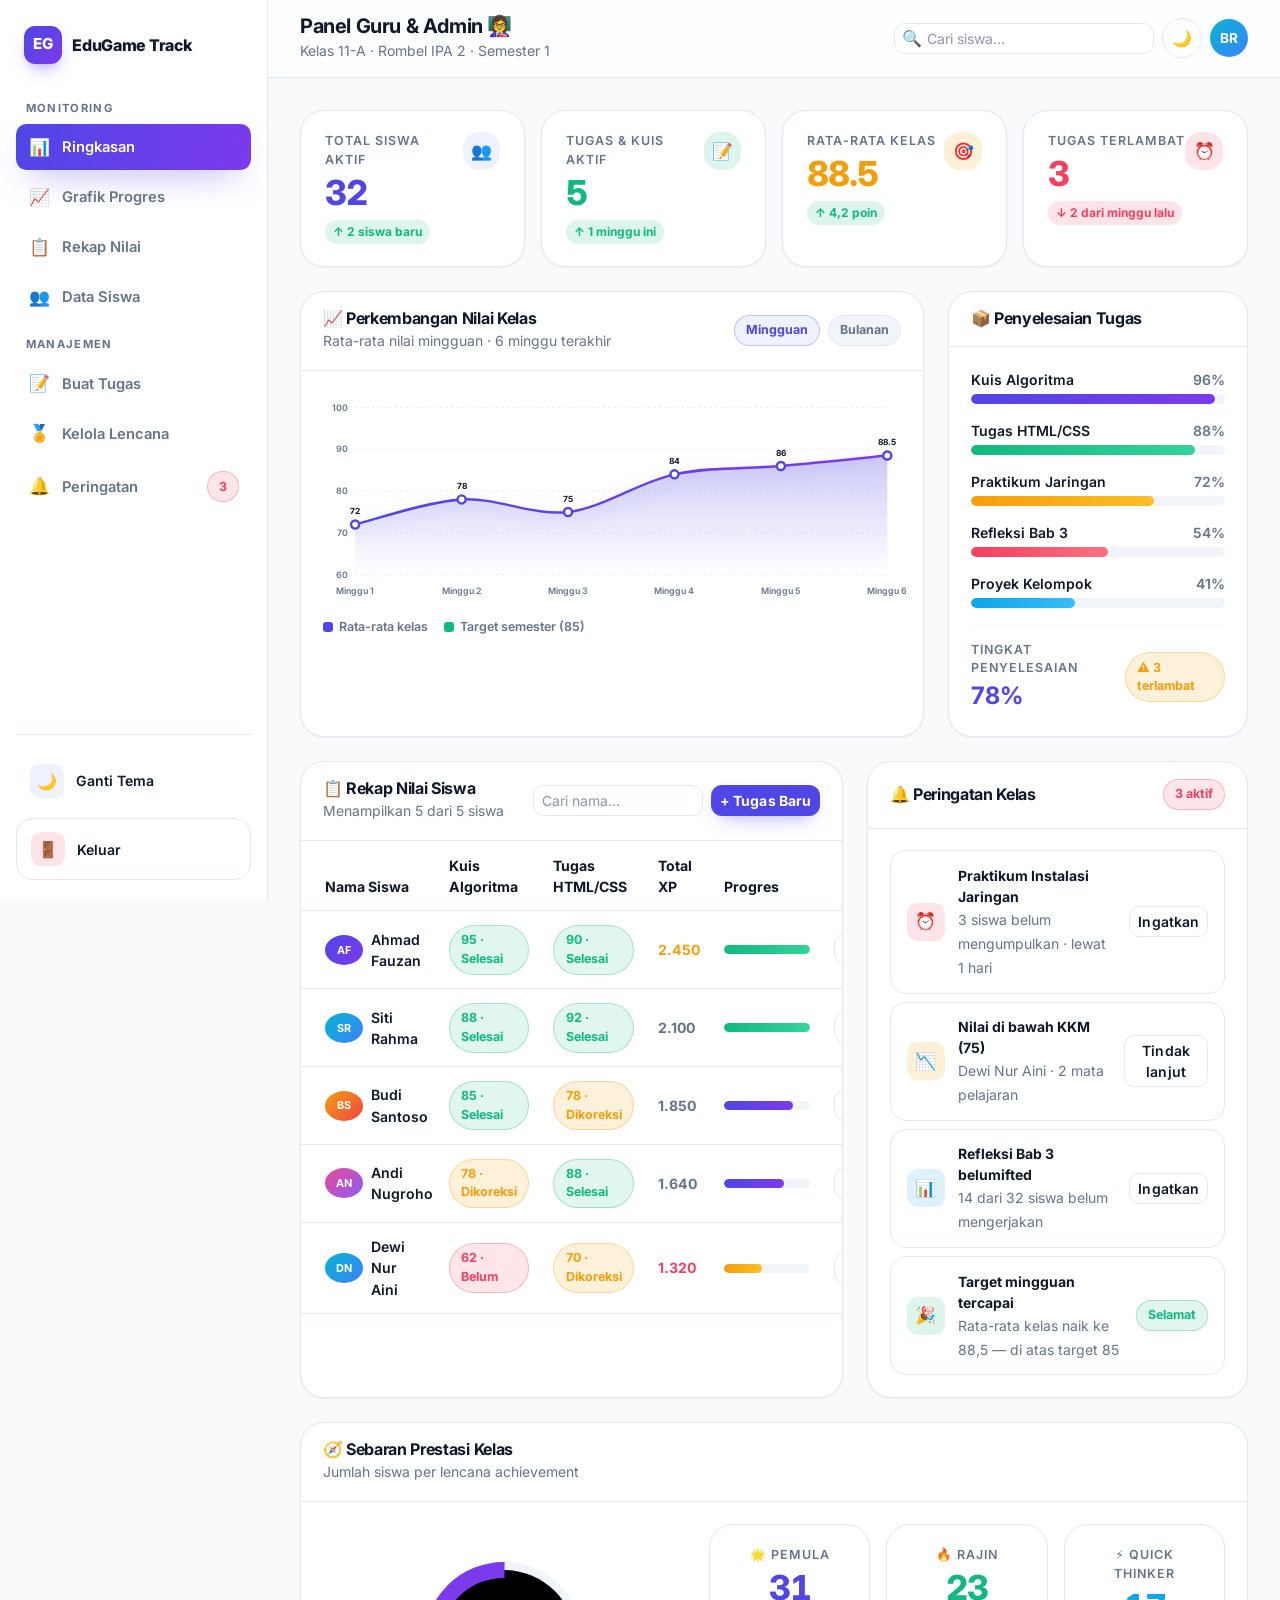
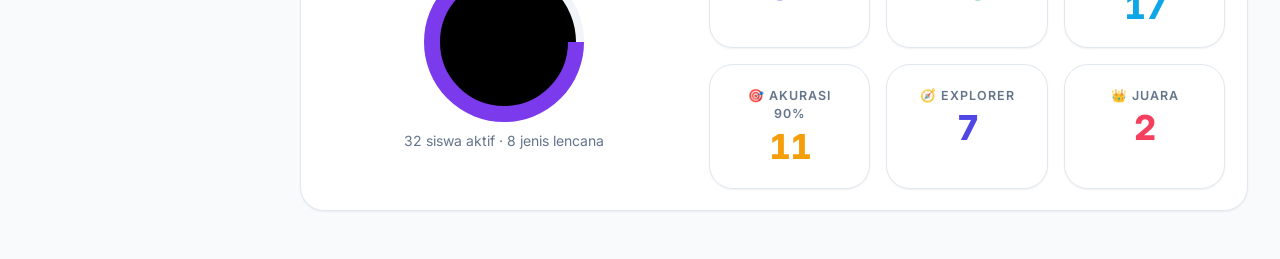
<file: dashboard-guru.html>
<!DOCTYPE html>
<html lang="id" data-bs-theme="light">
<head>
    <meta charset="UTF-8">
    <meta name="viewport" content="width=device-width, initial-scale=1.0">
    <meta name="description" content="Panel guru EduGame Track — monitoring kelas, rekap nilai, dan grafik progres siswa.">
    <meta name="theme-color" content="#4f46e5">
    <title>Panel Guru — EduGame Track</title>

    <link rel="icon" href="data:image/svg+xml,%3Csvg xmlns='http://www.w3.org/2000/svg' viewBox='0 0 64 64'%3E%3Crect width='64' height='64' rx='14' fill='%234f46e5'/%3E%3Ctext x='32' y='45' font-size='34' font-family='Arial,Helvetica,sans-serif' font-weight='bold' fill='%23ffffff' text-anchor='middle'%3EE%3C/text%3E%3C/svg%3E">

    <link href="https://cdn.jsdelivr.net/npm/bootstrap@5.3.3/dist/css/bootstrap.min.css" rel="stylesheet">
    <link href="https://fonts.googleapis.com/css2?family=Inter:wght@300;400;500;600;700;800&display=swap" rel="stylesheet">
    <link rel="stylesheet" href="assets/css/style.css">

    <script>
        (function () {
            try {
                var t = localStorage.getItem('eg-theme');
                document.documentElement.setAttribute('data-bs-theme', t || 'light');
            } catch (e) { }
        })();
    </script>

    <style>
        .eg-alert-row {
            display: flex; align-items: center; gap: .85rem;
            padding: .85rem 1rem;
            border-radius: var(--eg-radius);
            border: 1px solid var(--eg-border);
            background: var(--eg-surface);
            transition: all var(--eg-dur) var(--eg-ease);
        }
        .eg-alert-row:hover { box-shadow: var(--eg-shadow-sm); transform: translateX(4px); }
        .eg-alert-icon {
            width: 38px; height: 38px; flex: 0 0 38px;
            border-radius: .65rem;
            display: grid; place-items: center;
            font-size: 1.05rem;
        }
        .eg-table-mini { font-size: .88rem; }
        .eg-legend {
            display: inline-flex; align-items: center; gap: .4rem;
            font-size: .78rem; font-weight: 600; color: var(--eg-muted);
        }
        .eg-legend i { width: 10px; height: 10px; border-radius: 3px; display: block; }
    </style>
</head>

<body>

<div class="eg-shell">

    <!-- ============ SIDEBAR ============ -->
    <aside class="eg-sidebar" data-sidebar>
        <a class="eg-sidebar-brand text-decoration-none text-reset" href="index.html">
            <span class="eg-brand-mark">EG</span>
            <span>EduGame&nbsp;Track</span>
        </a>

        <div class="eg-nav-group-title">Monitoring</div>
        <nav class="d-flex flex-column gap-1">
            <a class="eg-side-link active" href="#">
                <span class="eg-side-icon">📊</span> Ringkasan
            </a>
            <a class="eg-side-link" href="#grafik">
                <span class="eg-side-icon">📈</span> Grafik Progres
            </a>
            <a class="eg-side-link" href="#rekap">
                <span class="eg-side-icon">📋</span> Rekap Nilai
            </a>
            <a class="eg-side-link" href="#rekap">
                <span class="eg-side-icon">👥</span> Data Siswa
            </a>
        </nav>

        <div class="eg-nav-group-title">Manajemen</div>
        <nav class="d-flex flex-column gap-1">
            <a class="eg-side-link" href="#">
                <span class="eg-side-icon">📝</span> Buat Tugas
            </a>
            <a class="eg-side-link" href="#">
                <span class="eg-side-icon">🏅</span> Kelola Lencana
            </a>
            <a class="eg-side-link" href="#peringatan">
                <span class="eg-side-icon">🔔</span> Peringatan
                <span class="eg-badge-chip eg-chip-danger ms-auto">3</span>
            </a>
        </nav>

        <div class="eg-side-foot">
            <button class="eg-quick-action w-100 border-0 mb-2" type="button" data-theme-toggle>
                <span class="qa-icon" data-theme-icon>🌙</span>
                <span class="flex-grow-1 text-start">Ganti Tema</span>
            </button>
            <a class="eg-quick-action" href="login.html">
                <span class="qa-icon" style="background:rgba(var(--eg-danger-rgb),.14)">🚪</span>
                <span class="flex-grow-1">Keluar</span>
            </a>
        </div>
    </aside>

    <!-- ============ KONTEN ============ -->
    <div class="eg-main">

        <!-- Topbar -->
        <header class="eg-topbar">
            <div class="d-flex align-items-center gap-3">
                <button class="btn btn-ghost btn-icon eg-sidebar-toggle" type="button" data-sidebar-toggle aria-label="Buka menu">☰</button>
                <div>
                    <h1 class="fw-bold mb-0 fs-5">Panel Guru &amp; Admin 👩‍🏫</h1>
                    <small class="text-secondary">Kelas 11-A · Rombel IPA 2 · Semester 1</small>
                </div>
            </div>

            <div class="d-flex align-items-center gap-2">
                <div class="position-relative d-none d-md-block">
                    <input type="search" class="form-control form-control-sm" id="topSearch"
                           placeholder="Cari siswa…" style="padding-left:2rem" aria-label="Cari siswa">
                    <span class="position-absolute top-50 translate-middle-y ms-2 text-secondary">🔍</span>
                </div>
                <button class="btn btn-ghost btn-icon" type="button" data-theme-toggle aria-label="Ganti tema">
                    <span data-theme-icon>🌙</span>
                </button>
                <span class="eg-avatar eg-avatar-2" title="Bu Rina">BR</span>
            </div>
        </header>

        <div class="eg-content">

            <!-- Statistik -->
            <div class="row g-3 mb-4">
                <div class="col-6 col-xl-3">
                    <div class="eg-stat h-100" data-reveal>
                        <div class="d-flex justify-content-between align-items-start">
                            <div>
                                <div class="eg-stat-label mb-1">Total Siswa Aktif</div>
                                <div class="eg-stat-value text-primary"><span data-count="32">0</span></div>
                            </div>
                            <span class="eg-icon-bubble" style="width:38px;height:38px;font-size:1.05rem">👥</span>
                        </div>
                        <span class="eg-stat-trend eg-trend-up mt-2">↑ 2 siswa baru</span>
                    </div>
                </div>
                <div class="col-6 col-xl-3">
                    <div class="eg-stat h-100" data-reveal style="--reveal-delay:80ms">
                        <div class="d-flex justify-content-between align-items-start">
                            <div>
                                <div class="eg-stat-label mb-1">Tugas &amp; Kuis Aktif</div>
                                <div class="eg-stat-value text-success"><span data-count="5">0</span></div>
                            </div>
                            <span class="eg-icon-bubble eg-icon-bubble-2" style="width:38px;height:38px;font-size:1.05rem">📝</span>
                        </div>
                        <span class="eg-stat-trend eg-trend-up mt-2">↑ 1 minggu ini</span>
                    </div>
                </div>
                <div class="col-6 col-xl-3">
                    <div class="eg-stat h-100" data-reveal style="--reveal-delay:160ms">
                        <div class="d-flex justify-content-between align-items-start">
                            <div>
                                <div class="eg-stat-label mb-1">Rata-rata Kelas</div>
                                <div class="eg-stat-value text-warning"><span data-count="88.5" data-decimals="1">0</span></div>
                            </div>
                            <span class="eg-icon-bubble eg-icon-bubble-3" style="width:38px;height:38px;font-size:1.05rem">🎯</span>
                        </div>
                        <span class="eg-stat-trend eg-trend-up mt-2">↑ 4,2 poin</span>
                    </div>
                </div>
                <div class="col-6 col-xl-3">
                    <div class="eg-stat h-100" data-reveal style="--reveal-delay:240ms">
                        <div class="d-flex justify-content-between align-items-start">
                            <div>
                                <div class="eg-stat-label mb-1">Tugas Terlambat</div>
                                <div class="eg-stat-value text-danger"><span data-count="3">0</span></div>
                            </div>
                            <span class="eg-icon-bubble eg-icon-bubble-6" style="width:38px;height:38px;font-size:1.05rem">⏰</span>
                        </div>
                        <span class="eg-stat-trend eg-trend-down mt-2">↓ 2 dari minggu lalu</span>
                    </div>
                </div>
            </div>

            <!-- Grafik -->
            <div class="row g-4 mb-4" id="grafik">
                <div class="col-lg-8">
                    <div class="eg-panel h-100" data-reveal>
                        <div class="eg-panel-head">
                            <div>
                                <h3 class="eg-panel-title">📈 Perkembangan Nilai Kelas</h3>
                                <small class="text-secondary">Rata-rata nilai mingguan · 6 minggu terakhir</small>
                            </div>
                            <div class="d-flex gap-2">
                                <span class="eg-badge-chip eg-chip-primary">Mingguan</span>
                                <span class="eg-badge-chip eg-chip-muted">Bulanan</span>
                            </div>
                        </div>
                        <div class="eg-panel-body">
                            <div id="chartNilai"></div>
                            <div class="d-flex flex-wrap gap-3 mt-3">
                                <span class="eg-legend"><i style="background:var(--eg-primary)"></i> Rata-rata kelas</span>
                                <span class="eg-legend"><i style="background:var(--eg-success)"></i> Target semester (85)</span>
                            </div>
                        </div>
                    </div>
                </div>

                <div class="col-lg-4">
                    <div class="eg-panel h-100" data-reveal="right">
                        <div class="eg-panel-head">
                            <h3 class="eg-panel-title">📦 Penyelesaian Tugas</h3>
                        </div>
                        <div class="eg-panel-body">
                            <div class="eg-bar-row">
                                <div class="d-flex justify-content-between small fw-semibold mb-1">
                                    <span>Kuis Algoritma</span><span class="text-secondary">96%</span>
                                </div>
                                <div class="eg-bar-track">
                                    <div class="eg-bar-fill" data-progress="96" style="background:linear-gradient(90deg,var(--eg-primary),var(--eg-violet))"></div>
                                </div>
                            </div>
                            <div class="eg-bar-row">
                                <div class="d-flex justify-content-between small fw-semibold mb-1">
                                    <span>Tugas HTML/CSS</span><span class="text-secondary">88%</span>
                                </div>
                                <div class="eg-bar-track">
                                    <div class="eg-bar-fill" data-progress="88" style="background:linear-gradient(90deg,var(--eg-success),#34d399)"></div>
                                </div>
                            </div>
                            <div class="eg-bar-row">
                                <div class="d-flex justify-content-between small fw-semibold mb-1">
                                    <span>Praktikum Jaringan</span><span class="text-secondary">72%</span>
                                </div>
                                <div class="eg-bar-track">
                                    <div class="eg-bar-fill" data-progress="72" style="background:linear-gradient(90deg,var(--eg-xp),#fbbf24)"></div>
                                </div>
                            </div>
                            <div class="eg-bar-row">
                                <div class="d-flex justify-content-between small fw-semibold mb-1">
                                    <span>Refleksi Bab 3</span><span class="text-secondary">54%</span>
                                </div>
                                <div class="eg-bar-track">
                                    <div class="eg-bar-fill" data-progress="54" style="background:linear-gradient(90deg,var(--eg-danger),#fb7185)"></div>
                                </div>
                            </div>
                            <div class="eg-bar-row">
                                <div class="d-flex justify-content-between small fw-semibold mb-1">
                                    <span>Proyek Kelompok</span><span class="text-secondary">41%</span>
                                </div>
                                <div class="eg-bar-track">
                                    <div class="eg-bar-fill" data-progress="41" style="background:linear-gradient(90deg,var(--eg-info),#38bdf8)"></div>
                                </div>
                            </div>

                            <hr style="border-color:var(--eg-border)">

                            <div class="d-flex justify-content-between align-items-center">
                                <div>
                                    <div class="eg-stat-label">Tingkat Penyelesaian</div>
                                    <div class="fs-4 fw-bold text-primary">78%</div>
                                </div>
                                <span class="eg-badge-chip eg-chip-warning">⚠️ 3 terlambat</span>
                            </div>
                        </div>
                    </div>
                </div>
            </div>

            <!-- Rekap + Peringatan -->
            <div class="row g-4 mb-4">
                <div class="col-lg-7" id="rekap">
                    <div class="eg-panel h-100" data-reveal>
                        <div class="eg-panel-head">
                            <div>
                                <h3 class="eg-panel-title">📋 Rekap Nilai Siswa</h3>
                                <small class="text-secondary" id="tableInfo">Menampilkan 5 dari 5 siswa</small>
                            </div>
                            <div class="d-flex gap-2">
                                <input type="search" class="form-control form-control-sm" id="tableSearch"
                                       placeholder="Cari nama…" style="width:170px" aria-label="Cari nama siswa">
                                <button class="btn btn-primary btn-sm fw-bold" type="button" id="btnNewTask">+ Tugas Baru</button>
                            </div>
                        </div>
                        <div class="eg-panel-body p-0">
                            <div class="table-responsive">
                                <table class="table table-hover align-middle eg-table-mini mb-0" id="studentTable">
                                    <thead>
                                        <tr>
                                            <th class="ps-4">Nama Siswa</th>
                                            <th>Kuis Algoritma</th>
                                            <th>Tugas HTML/CSS</th>
                                            <th>Total XP</th>
                                            <th>Progres</th>
                                            <th class="text-end pe-4">Aksi</th>
                                        </tr>
                                    </thead>
                                    <tbody>
                                        <tr>
                                            <td class="ps-4">
                                                <div class="d-flex align-items-center gap-2">
                                                    <span class="eg-avatar" style="width:30px;height:30px;font-size:.68rem">AF</span>
                                                    <span class="fw-semibold">Ahmad Fauzan</span>
                                                </div>
                                            </td>
                                            <td><span class="eg-badge-chip eg-chip-success">95 · Selesai</span></td>
                                            <td><span class="eg-badge-chip eg-chip-success">90 · Selesai</span></td>
                                            <td class="fw-bold text-warning">2.450</td>
                                            <td style="min-width:110px">
                                                <div class="eg-progress eg-progress-success"><span data-progress="100"></span></div>
                                            </td>
                                            <td class="text-end pe-4">
                                                <button class="btn btn-ghost btn-sm" data-detail="Ahmad Fauzan">Detail</button>
                                            </td>
                                        </tr>
                                        <tr>
                                            <td class="ps-4">
                                                <div class="d-flex align-items-center gap-2">
                                                    <span class="eg-avatar eg-avatar-2" style="width:30px;height:30px;font-size:.68rem">SR</span>
                                                    <span class="fw-semibold">Siti Rahma</span>
                                                </div>
                                            </td>
                                            <td><span class="eg-badge-chip eg-chip-success">88 · Selesai</span></td>
                                            <td><span class="eg-badge-chip eg-chip-success">92 · Selesai</span></td>
                                            <td class="fw-bold text-secondary">2.100</td>
                                            <td style="min-width:110px">
                                                <div class="eg-progress eg-progress-success"><span data-progress="100"></span></div>
                                            </td>
                                            <td class="text-end pe-4">
                                                <button class="btn btn-ghost btn-sm" data-detail="Siti Rahma">Detail</button>
                                            </td>
                                        </tr>
                                        <tr>
                                            <td class="ps-4">
                                                <div class="d-flex align-items-center gap-2">
                                                    <span class="eg-avatar eg-avatar-3" style="width:30px;height:30px;font-size:.68rem">BS</span>
                                                    <span class="fw-semibold">Budi Santoso</span>
                                                </div>
                                            </td>
                                            <td><span class="eg-badge-chip eg-chip-success">85 · Selesai</span></td>
                                            <td><span class="eg-badge-chip eg-chip-warning">78 · Dikoreksi</span></td>
                                            <td class="fw-bold text-secondary">1.850</td>
                                            <td style="min-width:110px">
                                                <div class="eg-progress"><span data-progress="80"></span></div>
                                            </td>
                                            <td class="text-end pe-4">
                                                <button class="btn btn-ghost btn-sm" data-detail="Budi Santoso">Detail</button>
                                            </td>
                                        </tr>
                                        <tr>
                                            <td class="ps-4">
                                                <div class="d-flex align-items-center gap-2">
                                                    <span class="eg-avatar eg-avatar-4" style="width:30px;height:30px;font-size:.68rem">AN</span>
                                                    <span class="fw-semibold">Andi Nugroho</span>
                                                </div>
                                            </td>
                                            <td><span class="eg-badge-chip eg-chip-warning">78 · Dikoreksi</span></td>
                                            <td><span class="eg-badge-chip eg-chip-success">88 · Selesai</span></td>
                                            <td class="fw-bold text-secondary">1.640</td>
                                            <td style="min-width:110px">
                                                <div class="eg-progress"><span data-progress="70"></span></div>
                                            </td>
                                            <td class="text-end pe-4">
                                                <button class="btn btn-ghost btn-sm" data-detail="Andi Nugroho">Detail</button>
                                            </td>
                                        </tr>
                                        <tr>
                                            <td class="ps-4">
                                                <div class="d-flex align-items-center gap-2">
                                                    <span class="eg-avatar eg-avatar-2" style="width:30px;height:30px;font-size:.68rem">DN</span>
                                                    <span class="fw-semibold">Dewi Nur Aini</span>
                                                </div>
                                            </td>
                                            <td><span class="eg-badge-chip eg-chip-danger">62 · Belum</span></td>
                                            <td><span class="eg-badge-chip eg-chip-warning">70 · Dikoreksi</span></td>
                                            <td class="fw-bold text-danger">1.320</td>
                                            <td style="min-width:110px">
                                                <div class="eg-progress eg-progress-xp"><span data-progress="45"></span></div>
                                            </td>
                                            <td class="text-end pe-4">
                                                <button class="btn btn-ghost btn-sm" data-detail="Dewi Nur Aini">Detail</button>
                                            </td>
                                        </tr>
                                    </tbody>
                                </table>
                                <p class="text-center text-secondary small py-4 mb-0 d-none" id="emptyState">
                                    Tidak ada siswa yang cocok dengan pencarianmu.
                                </p>
                            </div>
                        </div>
                    </div>
                </div>

                <div class="col-lg-5" id="peringatan">
                    <div class="eg-panel h-100" data-reveal="right">
                        <div class="eg-panel-head">
                            <h3 class="eg-panel-title">🔔 Peringatan Kelas</h3>
                            <span class="eg-badge-chip eg-chip-danger">3 aktif</span>
                        </div>
                        <div class="eg-panel-body d-flex flex-column gap-2">
                            <div class="eg-alert-row">
                                <div class="eg-alert-icon" style="background:rgba(var(--eg-danger-rgb),.14)">⏰</div>
                                <div class="flex-grow-1">
                                    <div class="fw-bold small">Praktikum Instalasi Jaringan</div>
                                    <small class="text-secondary">3 siswa belum mengumpulkan · lewat 1 hari</small>
                                </div>
                                <button class="btn btn-ghost btn-sm" data-notify="Pengingat dikirim ke 3 siswa.">Ingatkan</button>
                            </div>
                            <div class="eg-alert-row">
                                <div class="eg-alert-icon" style="background:rgba(var(--eg-xp-rgb),.16)">📉</div>
                                <div class="flex-grow-1">
                                    <div class="fw-bold small">Nilai di bawah KKM (75)</div>
                                    <small class="text-secondary">Dewi Nur Aini · 2 mata pelajaran</small>
                                </div>
                                <button class="btn btn-ghost btn-sm" data-notify="Catatan coaching akan dikirim ke wali kelas.">Tindak lanjut</button>
                            </div>
                            <div class="eg-alert-row">
                                <div class="eg-alert-icon" style="background:rgba(var(--eg-info-rgb),.14)">📊</div>
                                <div class="flex-grow-1">
                                    <div class="fw-bold small">Refleksi Bab 3 belumifted</div>
                                    <small class="text-secondary">14 dari 32 siswa belum mengerjakan</small>
                                </div>
                                <button class="btn btn-ghost btn-sm" data-notify="Pengingat dikirim ke 14 siswa.">Ingatkan</button>
                            </div>
                            <div class="eg-alert-row">
                                <div class="eg-alert-icon" style="background:rgba(var(--eg-success-rgb),.14)">🎉</div>
                                <div class="flex-grow-1">
                                    <div class="fw-bold small">Target mingguan tercapai</div>
                                    <small class="text-secondary">Rata-rata kelas naik ke 88,5 — di atas target 85</small>
                                </div>
                                <span class="eg-badge-chip eg-chip-success">Selamat</span>
                            </div>
                        </div>
                    </div>
                </div>
            </div>

            <!-- Ringkasan kelas -->
            <div class="eg-panel" data-reveal>
                <div class="eg-panel-head">
                    <div>
                        <h3 class="eg-panel-title">🧭 Sebaran Prestasi Kelas</h3>
                        <small class="text-secondary">Jumlah siswa per lencana achievement</small>
                    </div>
                </div>
                <div class="eg-panel-body">
                    <div class="row g-4 align-items-center">
                        <div class="col-lg-5 text-center">
                            <div class="eg-ring-wrap mx-auto" style="width:160px;height:160px">
                                <svg id="donutLencana" width="160" height="160" role="img" aria-label="Sebaran lencana kelas"></svg>
                            </div>
                            <small class="text-secondary d-block mt-2">32 siswa aktif · 8 jenis lencana</small>
                        </div>
                        <div class="col-lg-7">
                            <div class="row g-3">
                                <div class="col-6 col-md-4">
                                    <div class="eg-stat h-100 text-center">
                                        <div class="eg-stat-label mb-1">🌟 Pemula</div>
                                        <div class="eg-stat-value text-primary"><span data-count="32">0</span></div>
                                    </div>
                                </div>
                                <div class="col-6 col-md-4">
                                    <div class="eg-stat h-100 text-center">
                                        <div class="eg-stat-label mb-1">🔥 Rajin</div>
                                        <div class="eg-stat-value text-success"><span data-count="24">0</span></div>
                                    </div>
                                </div>
                                <div class="col-6 col-md-4">
                                    <div class="eg-stat h-100 text-center">
                                        <div class="eg-stat-label mb-1">⚡ Quick Thinker</div>
                                        <div class="eg-stat-value text-info"><span data-count="18">0</span></div>
                                    </div>
                                </div>
                                <div class="col-6 col-md-4">
                                    <div class="eg-stat h-100 text-center">
                                        <div class="eg-stat-label mb-1">🎯 Akurasi 90%</div>
                                        <div class="eg-stat-value text-warning"><span data-count="11">0</span></div>
                                    </div>
                                </div>
                                <div class="col-6 col-md-4">
                                    <div class="eg-stat h-100 text-center">
                                        <div class="eg-stat-label mb-1">🧭 Explorer</div>
                                        <div class="eg-stat-value text-primary"><span data-count="7">0</span></div>
                                    </div>
                                </div>
                                <div class="col-6 col-md-4">
                                    <div class="eg-stat h-100 text-center">
                                        <div class="eg-stat-label mb-1">👑 Juara</div>
                                        <div class="eg-stat-value text-danger"><span data-count="2">0</span></div>
                                    </div>
                                </div>
                            </div>
                        </div>
                    </div>
                </div>
            </div>

        </div>
    </div>
</div>

<script src="https://cdn.jsdelivr.net/npm/bootstrap@5.3.3/dist/js/bootstrap.bundle.min.js"></script>
<script src="assets/js/app.js"></script>
<script>
    (function () {
        'use strict';

        /* Grafik perkembangan nilai (SVG buatan sendiri) */
        EG.chart.line(document.getElementById('chartNilai'), {
            labels: ['Minggu 1', 'Minggu 2', 'Minggu 3', 'Minggu 4', 'Minggu 5', 'Minggu 6'],
            values: [72, 78, 75, 84, 86, 88.5],
            min: 60, max: 100, unit: '',
            label: 'Grafik perkembangan rata-rata nilai kelas 11-A'
        });

        /* Donat sebaran lencana */
        EG.chart.ring(document.getElementById('donutLencana'), 75, 100, {
            size: 160, stroke: 16, color: 'var(--eg-violet)'
        });

        /* Pencarian tabel */
        const table = document.getElementById('studentTable');
        const searchInput = document.getElementById('tableSearch');
        const topSearch = document.getElementById('topSearch');
        const info = document.getElementById('tableInfo');
        const emptyState = document.getElementById('emptyState');

        function filterRows(keyword) {
            const key = keyword.trim().toLowerCase();
            const rows = Array.from(table.tBodies[0].rows);
            let visible = 0;

            rows.forEach((row) => {
                const match = row.textContent.toLowerCase().includes(key);
                row.style.display = match ? '' : 'none';
                if (match) visible++;
            });

            info.textContent = 'Menampilkan ' + visible + ' dari ' + rows.length + ' siswa';
            emptyState.classList.toggle('d-none', visible !== 0);
        }

        searchInput.addEventListener('input', (e) => filterRows(e.target.value));
        topSearch.addEventListener('input', (e) => {
            searchInput.value = e.target.value;
            filterRows(e.target.value);
        });

        /* Aksi baris tabel */
        document.querySelectorAll('[data-detail]').forEach((btn) => {
            btn.addEventListener('click', () => {
                EG.toast('Menampilkan profil lengkap ' + btn.dataset.detail + '.', {
                    type: 'info', title: 'Detail Siswa', icon: '👤'
                });
            });
        });

        document.querySelectorAll('[data-notify]').forEach((btn) => {
            btn.addEventListener('click', () => {
                EG.toast(btn.dataset.notify, { type: 'success', title: 'Tindakan diproses', icon: '📨' });
            });
        });

        document.getElementById('btnNewTask').addEventListener('click', () => {
            EG.toast('Formulir pembuatan tugas akan segera tersedia di versi berikutnya.', {
                type: 'info', title: 'Buat Tugas Baru', icon: '📝'
            });
        });
    })();
</script>
</body>
</html>
</file>
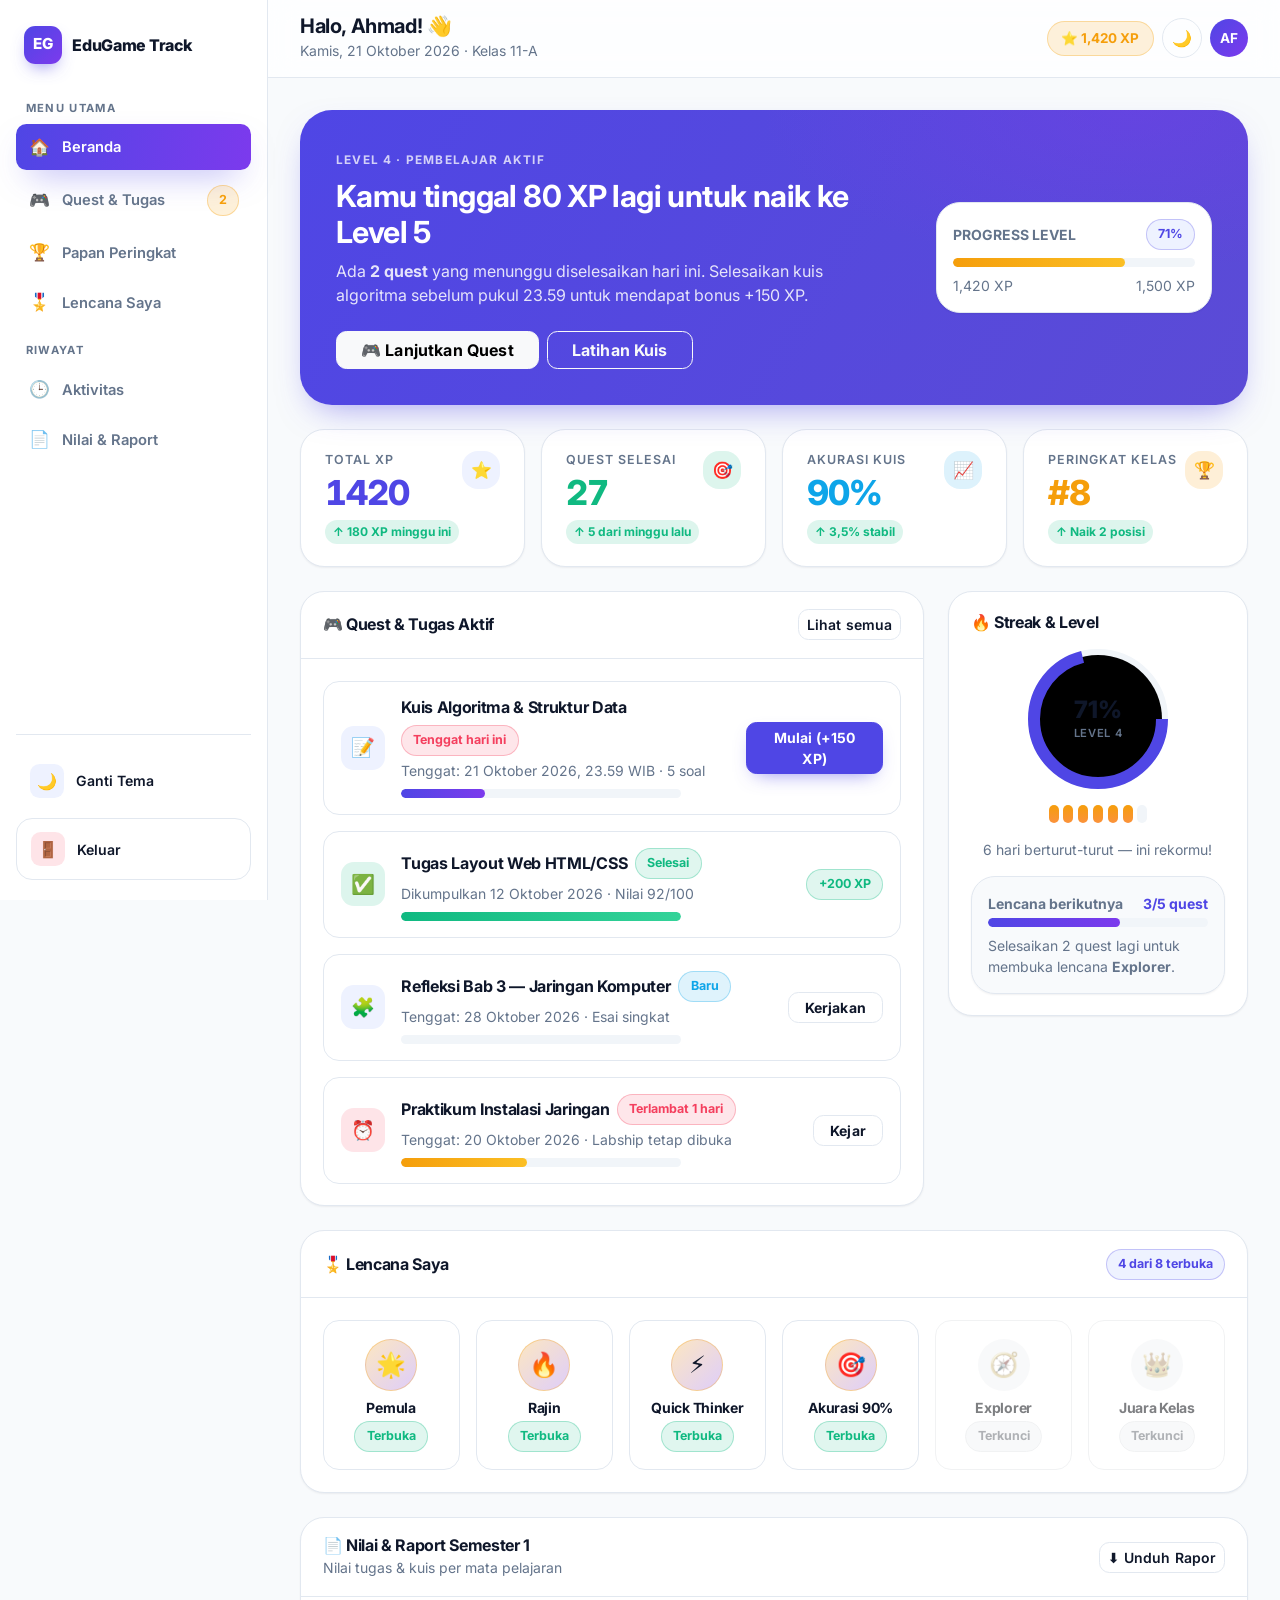
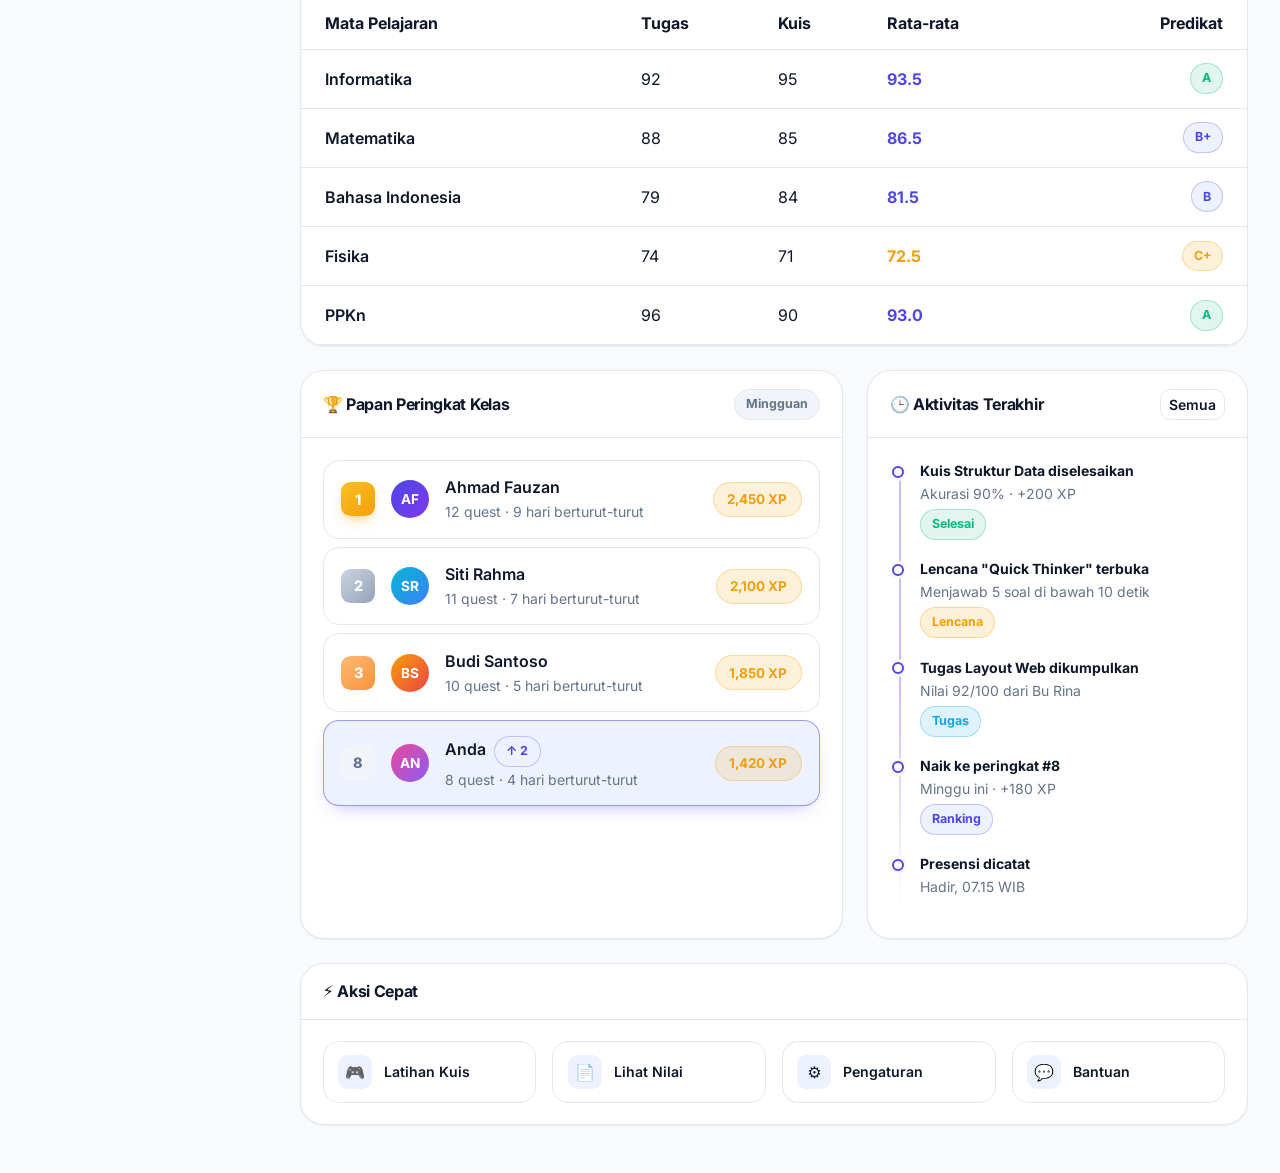
<file: dashboard-siswa.html>
<!DOCTYPE html>
<html lang="id" data-bs-theme="light">
<head>
    <meta charset="UTF-8">
    <meta name="viewport" content="width=device-width, initial-scale=1.0">
    <meta name="description" content="Portal siswa EduGame Track — quest, XP, lencana, dan papan peringkat.">
    <meta name="theme-color" content="#4f46e5">
    <title>Dashboard Siswa — EduGame Track</title>

    <link rel="icon" href="data:image/svg+xml,%3Csvg xmlns='http://www.w3.org/2000/svg' viewBox='0 0 64 64'%3E%3Crect width='64' height='64' rx='14' fill='%234f46e5'/%3E%3Ctext x='32' y='45' font-size='34' font-family='Arial,Helvetica,sans-serif' font-weight='bold' fill='%23ffffff' text-anchor='middle'%3EE%3C/text%3E%3C/svg%3E">

    <link href="https://cdn.jsdelivr.net/npm/bootstrap@5.3.3/dist/css/bootstrap.min.css" rel="stylesheet">
    <link href="https://fonts.googleapis.com/css2?family=Inter:wght@300;400;500;600;700;800&display=swap" rel="stylesheet">
    <link rel="stylesheet" href="assets/css/style.css">

    <script>
        (function () {
            try {
                var t = localStorage.getItem('eg-theme');
                document.documentElement.setAttribute('data-bs-theme', t || 'light');
            } catch (e) { }
        })();
    </script>

    <style>
        .eg-welcome {
            border-radius: var(--eg-radius-xl);
            padding: clamp(1.5rem, 3.5vw, 2.25rem);
            background:
                radial-gradient(600px 260px at 88% 0%, rgba(var(--eg-violet-rgb), .35), transparent 62%),
                linear-gradient(120deg, var(--eg-primary), #5b4bd6);
            color: #fff;
            position: relative;
            overflow: hidden;
            box-shadow: var(--eg-shadow-brand);
        }
        .eg-welcome .eyebrow {
            font-size: .74rem; font-weight: 700; letter-spacing: .1em; text-transform: uppercase;
            color: rgba(255, 255, 255, .75);
        }
        .eg-streak {
            display: flex; gap: .3rem; justify-content: center;
        }
        .eg-streak i {
            width: 10px; height: 18px; border-radius: 99px;
            background: var(--eg-surface-3);
            display: block;
        }
        .eg-streak i.is-on { background: linear-gradient(180deg, var(--eg-xp), #fb923c); }
    </style>
</head>

<body>

<div class="eg-shell">

    <!-- ============ SIDEBAR ============ -->
    <aside class="eg-sidebar" data-sidebar>
        <a class="eg-sidebar-brand text-decoration-none text-reset" href="index.html">
            <span class="eg-brand-mark">EG</span>
            <span>EduGame&nbsp;Track</span>
        </a>

        <div class="eg-nav-group-title">Menu Utama</div>
        <nav class="d-flex flex-column gap-1">
            <a class="eg-side-link active" href="#">
                <span class="eg-side-icon">🏠</span> Beranda
            </a>
            <a class="eg-side-link" href="#quest">
                <span class="eg-side-icon">🎮</span> Quest &amp; Tugas
                <span class="eg-badge-chip eg-chip-warning ms-auto">2</span>
            </a>
            <a class="eg-side-link" href="#ranking">
                <span class="eg-side-icon">🏆</span> Papan Peringkat
            </a>
            <a class="eg-side-link" href="#lencana">
                <span class="eg-side-icon">🎖️</span> Lencana Saya
            </a>
        </nav>

        <div class="eg-nav-group-title">Riwayat</div>
        <nav class="d-flex flex-column gap-1">
            <a class="eg-side-link" href="#aktivitas">
                <span class="eg-side-icon">🕒</span> Aktivitas
            </a>
            <a class="eg-side-link" href="#nilai">
                <span class="eg-side-icon">📄</span> Nilai &amp; Raport
            </a>
        </nav>

        <div class="eg-side-foot">
            <button class="eg-quick-action w-100 border-0 mb-2" type="button" data-theme-toggle>
                <span class="qa-icon" data-theme-icon>🌙</span>
                <span class="flex-grow-1 text-start">Ganti Tema</span>
            </button>
            <a class="eg-quick-action" href="login.html">
                <span class="qa-icon" style="background:rgba(var(--eg-danger-rgb),.14)">🚪</span>
                <span class="flex-grow-1">Keluar</span>
            </a>
        </div>
    </aside>

    <!-- ============ KONTEN ============ -->
    <div class="eg-main">

        <!-- Topbar -->
        <header class="eg-topbar">
            <div class="d-flex align-items-center gap-3">
                <button class="btn btn-ghost btn-icon eg-sidebar-toggle" type="button" data-sidebar-toggle aria-label="Buka menu">
                    ☰
                </button>
                <div>
                    <h1 class="fw-bold mb-0 fs-5">Halo, Ahmad! 👋</h1>
                    <small class="text-secondary">Kamis, 21 Oktober 2026 · Kelas 11-A</small>
                </div>
            </div>

            <div class="d-flex align-items-center gap-2">
                <span class="eg-xp-chip d-none d-sm-inline-flex">⭐ 1,420 XP</span>
                <button class="btn btn-ghost btn-icon" type="button" data-theme-toggle aria-label="Ganti tema">
                    <span data-theme-icon>🌙</span>
                </button>
                <span class="eg-avatar" title="Ahmad Fauzan">AF</span>
            </div>
        </header>

        <div class="eg-content">

            <!-- Banner welcome -->
            <div class="eg-welcome mb-4" data-reveal>
                <div class="row align-items-center g-4 position-relative">
                    <div class="col-lg-8">
                        <span class="eyebrow">Level 4 · Pembelajar Aktif</span>
                        <h2 class="fw-bold my-2" style="font-size:clamp(1.3rem,3vw,1.9rem)">
                            Kamu tinggal <span data-count="80">0</span> XP lagi untuk naik ke Level 5
                        </h2>
                        <p class="mb-4" style="color:rgba(255,255,255,.85);max-width:52ch">
                            Ada <strong>2 quest</strong> yang menunggu diselesaikan hari ini.
                            Selesaikan kuis algoritma sebelum pukul 23.59 untuk mendapat bonus +150 XP.
                        </p>
                        <div class="d-flex flex-column flex-sm-row gap-2">
                            <a href="#quest" class="btn btn-light fw-bold px-4">🎮 Lanjutkan Quest</a>
                            <a href="index.html#demo" class="btn btn-outline-light fw-bold px-4">Latihan Kuis</a>
                        </div>
                    </div>
                    <div class="col-lg-4">
                        <div class="eg-panel p-3">
                            <div class="d-flex align-items-center justify-content-between mb-2">
                                <small class="text-secondary fw-bold">PROGRESS LEVEL</small>
                                <span class="eg-badge-chip eg-chip-primary">71%</span>
                            </div>
                            <div class="eg-progress eg-progress-xp">
                                <span data-progress="71"></span>
                            </div>
                            <div class="d-flex justify-content-between small text-secondary mt-2">
                                <span>1,420 XP</span>
                                <span>1,500 XP</span>
                            </div>
                        </div>
                    </div>
                </div>
            </div>

            <!-- Statistik -->
            <div class="row g-3 mb-4">
                <div class="col-6 col-xl-3">
                    <div class="eg-stat h-100" data-reveal>
                        <div class="d-flex justify-content-between align-items-start">
                            <div>
                                <div class="eg-stat-label mb-1">Total XP</div>
                                <div class="eg-stat-value text-primary"><span data-count="1420">0</span></div>
                            </div>
                            <span class="eg-icon-bubble" style="width:38px;height:38px;font-size:1.05rem">⭐</span>
                        </div>
                        <span class="eg-stat-trend eg-trend-up mt-2">↑ 180 XP minggu ini</span>
                    </div>
                </div>
                <div class="col-6 col-xl-3">
                    <div class="eg-stat h-100" data-reveal style="--reveal-delay:80ms">
                        <div class="d-flex justify-content-between align-items-start">
                            <div>
                                <div class="eg-stat-label mb-1">Quest Selesai</div>
                                <div class="eg-stat-value text-success"><span data-count="27">0</span></div>
                            </div>
                            <span class="eg-icon-bubble eg-icon-bubble-2" style="width:38px;height:38px;font-size:1.05rem">🎯</span>
                        </div>
                        <span class="eg-stat-trend eg-trend-up mt-2">↑ 5 dari minggu lalu</span>
                    </div>
                </div>
                <div class="col-6 col-xl-3">
                    <div class="eg-stat h-100" data-reveal style="--reveal-delay:160ms">
                        <div class="d-flex justify-content-between align-items-start">
                            <div>
                                <div class="eg-stat-label mb-1">Akurasi Kuis</div>
                                <div class="eg-stat-value text-info"><span data-count="90" data-suffix="%">0</span></div>
                            </div>
                            <span class="eg-icon-bubble eg-icon-bubble-4" style="width:38px;height:38px;font-size:1.05rem">📈</span>
                        </div>
                        <span class="eg-stat-trend eg-trend-up mt-2">↑ 3,5% stabil</span>
                    </div>
                </div>
                <div class="col-6 col-xl-3">
                    <div class="eg-stat h-100" data-reveal style="--reveal-delay:240ms">
                        <div class="d-flex justify-content-between align-items-start">
                            <div>
                                <div class="eg-stat-label mb-1">Peringkat Kelas</div>
                                <div class="eg-stat-value text-warning">#8</div>
                            </div>
                            <span class="eg-icon-bubble eg-icon-bubble-3" style="width:38px;height:38px;font-size:1.05rem">🏆</span>
                        </div>
                        <span class="eg-stat-trend eg-trend-up mt-2">↑ Naik 2 posisi</span>
                    </div>
                </div>
            </div>

            <!-- Quest + Level -->
            <div class="row g-4 mb-4">
                <!-- Daftar quest -->
                <div class="col-lg-8" id="quest">
                    <div class="eg-panel h-100" data-reveal>
                        <div class="eg-panel-head">
                            <h3 class="eg-panel-title">🎮 Quest &amp; Tugas Aktif</h3>
                            <a href="#" class="btn btn-ghost btn-sm">Lihat semua</a>
                        </div>
                        <div class="eg-panel-body d-flex flex-column gap-3">

                            <div class="eg-quest">
                                <div class="eg-quest-icon">📝</div>
                                <div class="flex-grow-1">
                                    <div class="d-flex align-items-center gap-2 flex-wrap mb-1">
                                        <h6 class="fw-bold mb-0">Kuis Algoritma &amp; Struktur Data</h6>
                                        <span class="eg-badge-chip eg-chip-danger">Tenggat hari ini</span>
                                    </div>
                                    <small class="text-secondary d-block mb-2">Tenggat: 21 Oktober 2026, 23.59 WIB · 5 soal</small>
                                    <div class="eg-progress" style="max-width:280px">
                                        <span data-progress="30"></span>
                                    </div>
                                </div>
                                <button class="btn btn-primary btn-sm fw-bold px-3" type="button" data-start-quest>Mulai (+150 XP)</button>
                            </div>

                            <div class="eg-quest is-done">
                                <div class="eg-quest-icon">✅</div>
                                <div class="flex-grow-1">
                                    <div class="d-flex align-items-center gap-2 flex-wrap mb-1">
                                        <h6 class="fw-bold mb-0">Tugas Layout Web HTML/CSS</h6>
                                        <span class="eg-badge-chip eg-chip-success">Selesai</span>
                                    </div>
                                    <small class="text-secondary d-block mb-2">Dikumpulkan 12 Oktober 2026 · Nilai 92/100</small>
                                    <div class="eg-progress eg-progress-success" style="max-width:280px">
                                        <span data-progress="100"></span>
                                    </div>
                                </div>
                                <span class="eg-badge-chip eg-chip-success">+200 XP</span>
                            </div>

                            <div class="eg-quest">
                                <div class="eg-quest-icon">🧩</div>
                                <div class="flex-grow-1">
                                    <div class="d-flex align-items-center gap-2 flex-wrap mb-1">
                                        <h6 class="fw-bold mb-0">Refleksi Bab 3 — Jaringan Komputer</h6>
                                        <span class="eg-badge-chip eg-chip-info">Baru</span>
                                    </div>
                                    <small class="text-secondary d-block mb-2">Tenggat: 28 Oktober 2026 · Esai singkat</small>
                                    <div class="eg-progress eg-progress-info" style="max-width:280px">
                                        <span data-progress="0"></span>
                                    </div>
                                </div>
                                <button class="btn btn-ghost btn-sm fw-bold px-3" type="button" data-start-quest>Kerjakan</button>
                            </div>

                            <div class="eg-quest is-late">
                                <div class="eg-quest-icon">⏰</div>
                                <div class="flex-grow-1">
                                    <div class="d-flex align-items-center gap-2 flex-wrap mb-1">
                                        <h6 class="fw-bold mb-0">Praktikum Instalasi Jaringan</h6>
                                        <span class="eg-badge-chip eg-chip-danger">Terlambat 1 hari</span>
                                    </div>
                                    <small class="text-secondary d-block mb-2">Tenggat: 20 Oktober 2026 · Labship tetap dibuka</small>
                                    <div class="eg-progress eg-progress-xp" style="max-width:280px">
                                        <span data-progress="45"></span>
                                    </div>
                                </div>
                                <button class="btn btn-ghost btn-sm fw-bold px-3" type="button" data-start-quest>Kejar</button>
                            </div>

                        </div>
                    </div>
                </div>

                <!-- Level & streak -->
                <div class="col-lg-4">
                    <div class="eg-panel mb-4" data-reveal="right">
                        <div class="eg-panel-body text-center">
                            <h3 class="eg-panel-title text-start mb-3">🔥 Streak &amp; Level</h3>

                            <div class="eg-ring-wrap mx-auto mb-3" style="width:140px;height:140px">
                                <svg id="levelRing" width="140" height="140" role="img" aria-label="Progress level 71 persen"></svg>
                                <div class="eg-ring-value">
                                    <strong>71%</strong>
                                    <span>LEVEL 4</span>
                                </div>
                            </div>

                            <div class="d-flex justify-content-center mb-3">
                                <div class="eg-streak">
                                    <i class="is-on"></i><i class="is-on"></i><i class="is-on"></i><i class="is-on"></i>
                                    <i class="is-on"></i><i class="is-on"></i><i></i>
                                </div>
                            </div>
                            <small class="text-secondary d-block mb-3">6 hari berturut-turut — ini rekormu!</small>

                            <div class="eg-panel p-3 text-start" style="background:var(--eg-surface-2)">
                                <div class="d-flex justify-content-between small fw-bold mb-1">
                                    <span class="text-secondary">Lencana berikutnya</span>
                                    <span class="text-primary">3/5 quest</span>
                                </div>
                                <div class="eg-progress"><span data-progress="60"></span></div>
                                <small class="text-secondary d-block mt-2">
                                    Selesaikan 2 quest lagi untuk membuka lencana <strong>Explorer</strong>.
                                </small>
                            </div>
                        </div>
                    </div>
                </div>
            </div>

            <!-- Lencana -->
            <div class="eg-panel mb-4" id="lencana" data-reveal>
                <div class="eg-panel-head">
                    <h3 class="eg-panel-title">🎖️ Lencana Saya</h3>
                    <span class="eg-badge-chip eg-chip-primary">4 dari 8 terbuka</span>
                </div>
                <div class="eg-panel-body">
                    <div class="row g-3">
                        <div class="col-6 col-md-4 col-xl-2">
                            <div class="eg-achievement is-unlocked h-100">
                                <div class="medal">🌟</div>
                                <h6 class="fw-bold small mb-1">Pemula</h6>
                                <span class="eg-badge-chip eg-chip-success">Terbuka</span>
                            </div>
                        </div>
                        <div class="col-6 col-md-4 col-xl-2">
                            <div class="eg-achievement is-unlocked h-100">
                                <div class="medal">🔥</div>
                                <h6 class="fw-bold small mb-1">Rajin</h6>
                                <span class="eg-badge-chip eg-chip-success">Terbuka</span>
                            </div>
                        </div>
                        <div class="col-6 col-md-4 col-xl-2">
                            <div class="eg-achievement is-unlocked h-100">
                                <div class="medal">⚡</div>
                                <h6 class="fw-bold small mb-1">Quick Thinker</h6>
                                <span class="eg-badge-chip eg-chip-success">Terbuka</span>
                            </div>
                        </div>
                        <div class="col-6 col-md-4 col-xl-2">
                            <div class="eg-achievement is-unlocked h-100">
                                <div class="medal">🎯</div>
                                <h6 class="fw-bold small mb-1">Akurasi 90%</h6>
                                <span class="eg-badge-chip eg-chip-success">Terbuka</span>
                            </div>
                        </div>
                        <div class="col-6 col-md-4 col-xl-2">
                            <div class="eg-achievement is-locked h-100">
                                <div class="medal">🧭</div>
                                <h6 class="fw-bold small mb-1">Explorer</h6>
                                <span class="eg-badge-chip eg-chip-muted">Terkunci</span>
                            </div>
                        </div>
                        <div class="col-6 col-md-4 col-xl-2">
                            <div class="eg-achievement is-locked h-100">
                                <div class="medal">👑</div>
                                <h6 class="fw-bold small mb-1">Juara Kelas</h6>
                                <span class="eg-badge-chip eg-chip-muted">Terkunci</span>
                            </div>
                        </div>
                    </div>
                </div>
            </div>

            <!-- Nilai & Raport -->
            <div class="eg-panel mb-4" id="nilai" data-reveal>
                <div class="eg-panel-head">
                    <div>
                        <h3 class="eg-panel-title">📄 Nilai &amp; Raport Semester 1</h3>
                        <small class="text-secondary">Nilai tugas &amp; kuis per mata pelajaran</small>
                    </div>
                    <button class="btn btn-ghost btn-sm" type="button" data-quick="RaporPDF sedang disiapkan.">
                        ⬇ Unduh Rapor
                    </button>
                </div>
                <div class="eg-panel-body p-0">
                    <div class="table-responsive">
                        <table class="table table-hover align-middle mb-0">
                            <thead>
                                <tr>
                                    <th class="ps-4">Mata Pelajaran</th>
                                    <th>Tugas</th>
                                    <th>Kuis</th>
                                    <th>Rata-rata</th>
                                    <th class="text-end pe-4">Predikat</th>
                                </tr>
                            </thead>
                            <tbody>
                                <tr>
                                    <td class="ps-4 fw-semibold">Informatika</td>
                                    <td>92</td>
                                    <td>95</td>
                                    <td class="fw-bold text-primary">93.5</td>
                                    <td class="text-end pe-4"><span class="eg-badge-chip eg-chip-success">A</span></td>
                                </tr>
                                <tr>
                                    <td class="ps-4 fw-semibold">Matematika</td>
                                    <td>88</td>
                                    <td>85</td>
                                    <td class="fw-bold text-primary">86.5</td>
                                    <td class="text-end pe-4"><span class="eg-badge-chip eg-chip-primary">B+</span></td>
                                </tr>
                                <tr>
                                    <td class="ps-4 fw-semibold">Bahasa Indonesia</td>
                                    <td>79</td>
                                    <td>84</td>
                                    <td class="fw-bold text-primary">81.5</td>
                                    <td class="text-end pe-4"><span class="eg-badge-chip eg-chip-primary">B</span></td>
                                </tr>
                                <tr>
                                    <td class="ps-4 fw-semibold">Fisika</td>
                                    <td>74</td>
                                    <td>71</td>
                                    <td class="fw-bold text-warning">72.5</td>
                                    <td class="text-end pe-4"><span class="eg-badge-chip eg-chip-warning">C+</span></td>
                                </tr>
                                <tr>
                                    <td class="ps-4 fw-semibold">PPKn</td>
                                    <td>96</td>
                                    <td>90</td>
                                    <td class="fw-bold text-primary">93.0</td>
                                    <td class="text-end pe-4"><span class="eg-badge-chip eg-chip-success">A</span></td>
                                </tr>
                            </tbody>
                        </table>
                    </div>
                </div>
            </div>

            <!-- Ranking + Aktivitas -->
            <div class="row g-4">
                <div class="col-lg-7" id="ranking">
                    <div class="eg-panel h-100" data-reveal>
                        <div class="eg-panel-head">
                            <h3 class="eg-panel-title">🏆 Papan Peringkat Kelas</h3>
                            <span class="eg-badge-chip eg-chip-muted">Mingguan</span>
                        </div>
                        <div class="eg-panel-body d-flex flex-column gap-2">
                            <div class="eg-lb-row">
                                <div class="d-flex align-items-center gap-3">
                                    <span class="eg-lb-rank rank-1">1</span>
                                    <span class="eg-avatar">AF</span>
                                    <div>
                                        <div class="fw-semibold">Ahmad Fauzan</div>
                                        <small class="text-secondary">12 quest · 9 hari berturut-turut</small>
                                    </div>
                                </div>
                                <span class="eg-xp-chip">2,450 XP</span>
                            </div>
                            <div class="eg-lb-row">
                                <div class="d-flex align-items-center gap-3">
                                    <span class="eg-lb-rank rank-2">2</span>
                                    <span class="eg-avatar eg-avatar-2">SR</span>
                                    <div>
                                        <div class="fw-semibold">Siti Rahma</div>
                                        <small class="text-secondary">11 quest · 7 hari berturut-turut</small>
                                    </div>
                                </div>
                                <span class="eg-xp-chip">2,100 XP</span>
                            </div>
                            <div class="eg-lb-row">
                                <div class="d-flex align-items-center gap-3">
                                    <span class="eg-lb-rank rank-3">3</span>
                                    <span class="eg-avatar eg-avatar-3">BS</span>
                                    <div>
                                        <div class="fw-semibold">Budi Santoso</div>
                                        <small class="text-secondary">10 quest · 5 hari berturut-turut</small>
                                    </div>
                                </div>
                                <span class="eg-xp-chip">1,850 XP</span>
                            </div>
                            <div class="eg-lb-row is-me">
                                <div class="d-flex align-items-center gap-3">
                                    <span class="eg-lb-rank">8</span>
                                    <span class="eg-avatar eg-avatar-4">AN</span>
                                    <div>
                                        <div class="fw-semibold">Anda <span class="eg-badge-chip eg-chip-primary ms-1">↑ 2</span></div>
                                        <small class="text-secondary">8 quest · 4 hari berturut-turut</small>
                                    </div>
                                </div>
                                <span class="eg-xp-chip">1,420 XP</span>
                            </div>
                        </div>
                    </div>
                </div>

                <div class="col-lg-5" id="aktivitas">
                    <div class="eg-panel h-100" data-reveal="right">
                        <div class="eg-panel-head">
                            <h3 class="eg-panel-title">🕒 Aktivitas Terakhir</h3>
                            <a href="#" class="btn btn-ghost btn-sm">Semua</a>
                        </div>
                        <div class="eg-panel-body">
                            <div class="eg-timeline">
                                <div class="eg-timeline-item">
                                    <div class="fw-bold small">Kuis Struktur Data diselesaikan</div>
                                    <small class="text-secondary">Akurasi 90% · +200 XP</small>
                                    <div class="mt-1"><span class="eg-badge-chip eg-chip-success">Selesai</span></div>
                                </div>
                                <div class="eg-timeline-item">
                                    <div class="fw-bold small">Lencana "Quick Thinker" terbuka</div>
                                    <small class="text-secondary">Menjawab 5 soal di bawah 10 detik</small>
                                    <div class="mt-1"><span class="eg-badge-chip eg-chip-warning">Lencana</span></div>
                                </div>
                                <div class="eg-timeline-item">
                                    <div class="fw-bold small">Tugas Layout Web dikumpulkan</div>
                                    <small class="text-secondary">Nilai 92/100 dari Bu Rina</small>
                                    <div class="mt-1"><span class="eg-badge-chip eg-chip-info">Tugas</span></div>
                                </div>
                                <div class="eg-timeline-item">
                                    <div class="fw-bold small">Naik ke peringkat #8</div>
                                    <small class="text-secondary">Minggu ini · +180 XP</small>
                                    <div class="mt-1"><span class="eg-badge-chip eg-chip-primary">Ranking</span></div>
                                </div>
                                <div class="eg-timeline-item mb-0">
                                    <div class="fw-bold small">Presensi dicatat</div>
                                    <small class="text-secondary">Hadir, 07.15 WIB</small>
                                </div>
                            </div>
                        </div>
                    </div>
                </div>
            </div>

            <!-- Aksi cepat -->
            <div class="eg-panel mt-4" data-reveal>
                <div class="eg-panel-head">
                    <h3 class="eg-panel-title">⚡ Aksi Cepat</h3>
                </div>
                <div class="eg-panel-body">
                    <div class="row g-3">
                        <div class="col-sm-6 col-xl-3">
                            <a class="eg-quick-action" href="index.html#demo">
                                <span class="qa-icon">🎮</span> Latihan Kuis
                            </a>
                        </div>
                        <div class="col-sm-6 col-xl-3">
                            <button class="eg-quick-action w-100" type="button" data-quick="Riwayat nilai sedang disiapkan.">
                                <span class="qa-icon">📄</span> Lihat Nilai
                            </button>
                        </div>
                        <div class="col-sm-6 col-xl-3">
                            <button class="eg-quick-action w-100" type="button" data-quick="Pengaturan profil tersedia di versi berikutnya.">
                                <span class="qa-icon">⚙️</span> Pengaturan
                            </button>
                        </div>
                        <div class="col-sm-6 col-xl-3">
                            <button class="eg-quick-action w-100" type="button" data-quick="Bantuan sedang disiapkan oleh tim EduGame Track.">
                                <span class="qa-icon">💬</span> Bantuan
                            </button>
                        </div>
                    </div>
                </div>
            </div>

        </div>
    </div>
</div>

<script src="https://cdn.jsdelivr.net/npm/bootstrap@5.3.3/dist/js/bootstrap.bundle.min.js"></script>
<script src="assets/js/app.js"></script>
<script>
    (function () {
        'use strict';

        /* Ring level */
        EG.chart.ring(document.getElementById('levelRing'), 71, 100, {
            size: 140, stroke: 12, color: 'var(--eg-primary)'
        });

        /* Tombol quest */
        document.querySelectorAll('[data-start-quest]').forEach((btn) => {
            btn.addEventListener('click', () => {
                const label = btn.textContent.trim();
                EG.toast('Quest "' + label + '" sedang disiapkan. Gunakan simulasi kuis di halaman beranda.', {
                    type: 'info', title: 'Segera dimulai', icon: '🎮'
                });
            });
        });

        /* Aksi cepat */
        document.querySelectorAll('[data-quick]').forEach((btn) => {
            btn.addEventListener('click', () => {
                EG.toast(btn.dataset.quick, { type: 'info', icon: 'ℹ️' });
            });
        });
    })();
</script>
</body>
</html>
</file>
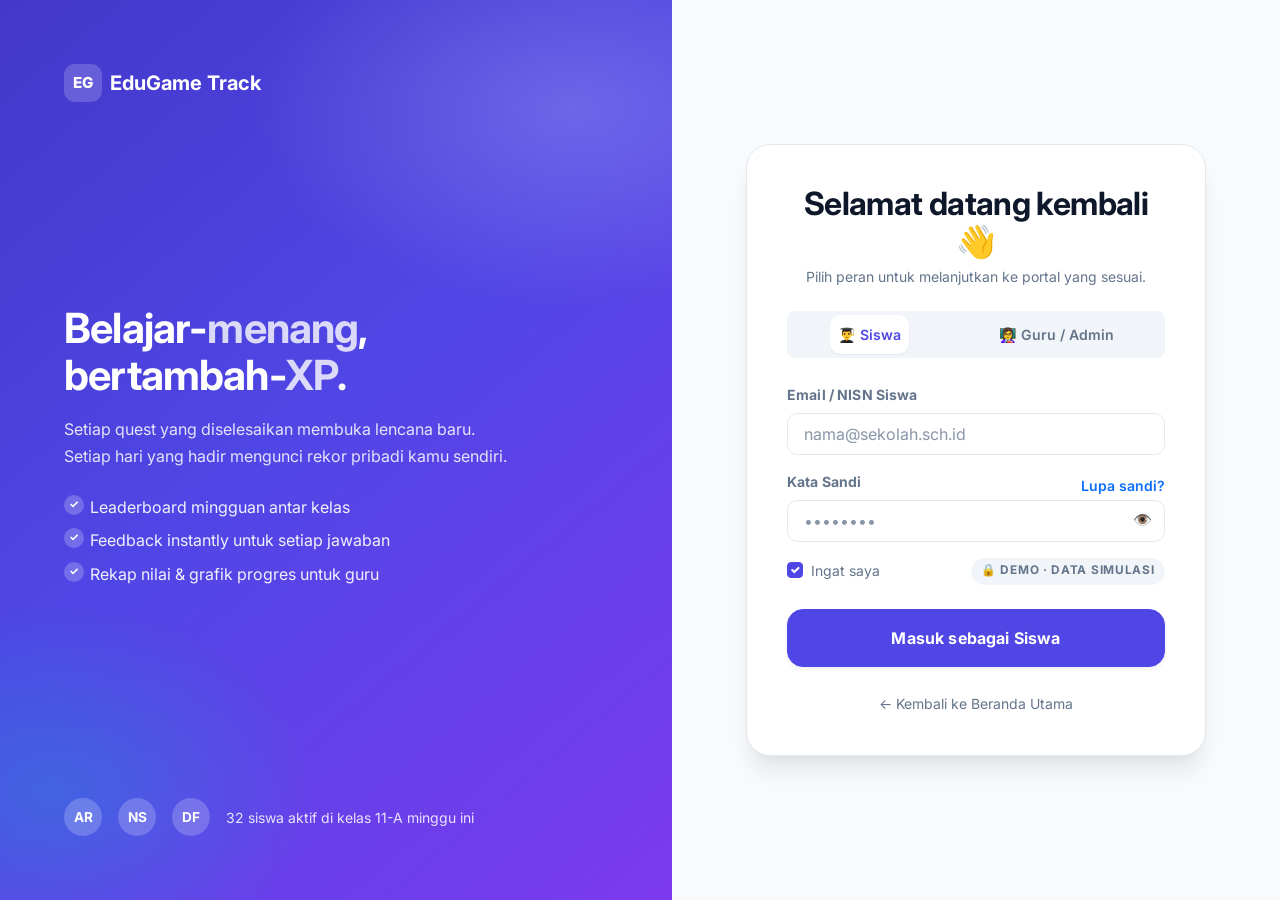
<file: login.html>
<!DOCTYPE html>
<html lang="id" data-bs-theme="light">
<head>
    <meta charset="UTF-8">
    <meta name="viewport" content="width=device-width, initial-scale=1.0">
    <meta name="description" content="Masuk ke portal EduGame Track sebagai siswa atau guru/admin.">
    <meta name="theme-color" content="#4f46e5">
    <title>Masuk — EduGame Track</title>

    <link rel="icon" href="data:image/svg+xml,%3Csvg xmlns='http://www.w3.org/2000/svg' viewBox='0 0 64 64'%3E%3Crect width='64' height='64' rx='14' fill='%234f46e5'/%3E%3Ctext x='32' y='45' font-size='34' font-family='Arial,Helvetica,sans-serif' font-weight='bold' fill='%23ffffff' text-anchor='middle'%3EE%3C/text%3E%3C/svg%3E">

    <link href="https://cdn.jsdelivr.net/npm/bootstrap@5.3.3/dist/css/bootstrap.min.css" rel="stylesheet">
    <link href="https://fonts.googleapis.com/css2?family=Inter:wght@300;400;500;600;700;800&display=swap" rel="stylesheet">
    <link rel="stylesheet" href="assets/css/style.css">

    <script>
        (function () {
            try {
                var t = localStorage.getItem('eg-theme');
                document.documentElement.setAttribute('data-bs-theme', t || 'light');
            } catch (e) { }
        })();
    </script>

    <style>
        /* Panel kiri khusus halaman login */
        .eg-auth-wrap {
            min-height: 100vh;
            display: grid;
            grid-template-columns: 1.05fr .95fr;
        }
        .eg-auth-aside {
            position: relative;
            overflow: hidden;
            padding: clamp(2rem, 5vw, 4rem);
            display: flex;
            flex-direction: column;
            justify-content: space-between;
            color: #fff;
            background: linear-gradient(140deg, #4338ca 0%, #4f46e5 45%, #7c3aed 100%);
        }
        .eg-auth-aside::before {
            content: "";
            position: absolute;
            inset: 0;
            background:
                radial-gradient(520px 320px at 85% 12%, rgba(255, 255, 255, .18), transparent 62%),
                radial-gradient(420px 300px at 8% 88%, rgba(6, 182, 212, .28), transparent 62%);
        }
        .eg-auth-aside > * { position: relative; z-index: 1; }
        .eg-auth-aside .eg-feature-list li { color: rgba(255, 255, 255, .92); }
        .eg-auth-aside .eg-feature-list li::before {
            background: rgba(255, 255, 255, .22);
            color: #fff;
        }
        .eg-auth-main {
            display: flex;
            align-items: center;
            justify-content: center;
            padding: clamp(1.5rem, 4vw, 3rem);
            background: var(--eg-surface-2);
        }
        @media (max-width: 991.98px) {
            .eg-auth-wrap { grid-template-columns: 1fr; }
            .eg-auth-aside { display: none; }
        }
        .eg-auth-card {
            width: 100%;
            max-width: 460px;
            background: var(--eg-surface);
            border: 1px solid var(--eg-border);
            border-radius: var(--eg-radius-lg);
            box-shadow: var(--eg-shadow-lg);
            padding: clamp(1.5rem, 3.5vw, 2.5rem);
        }
        .eg-role-btn {
            border: 0;
            background: transparent;
            color: var(--eg-muted);
            font-weight: 600;
            font-size: .88rem;
            border-radius: var(--eg-radius-sm);
            padding: .55rem .5rem;
            transition: all var(--eg-dur) var(--eg-ease);
        }
        .eg-role-btn.active {
            background: var(--eg-surface);
            color: var(--eg-primary);
            box-shadow: var(--eg-shadow-xs);
        }
        .eg-input-group { position: relative; }
        .eg-input-group .form-control { padding-right: 2.9rem; }
        .eg-input-toggle {
            position: absolute;
            right: .35rem;
            top: 50%;
            transform: translateY(-50%);
            border: 0;
            background: transparent;
            color: var(--eg-muted);
            width: 34px; height: 34px;
            border-radius: .5rem;
            display: grid; place-items: center;
            font-size: .95rem;
        }
        .eg-input-toggle:hover { background: var(--eg-surface-3); color: var(--eg-primary); }
        .eg-capslock {
            display: none;
            font-size: .78rem;
            font-weight: 600;
            color: var(--eg-xp);
            margin-top: .35rem;
        }
        .eg-capslock.is-on { display: block; }
    </style>
</head>

<body>
    <div class="eg-auth-wrap">

        <!-- ============ PANEL KIRI (desktop) ============ -->
        <aside class="eg-auth-aside">
            <div>
                <a href="index.html" class="d-inline-flex align-items-center gap-2 text-decoration-none text-white">
                    <span class="eg-brand-mark" style="background:rgba(255,255,255,.18);box-shadow:none">EG</span>
                    <span class="fw-bold fs-5">EduGame Track</span>
                </a>
            </div>

            <div style="max-width:460px">
                <h1 class="fw-bold mb-3" style="font-size:clamp(1.8rem,3.6vw,2.6rem);line-height:1.15">
                    Belajar-<span style="opacity:.8">menang</span>,<br>bertambah-<span style="opacity:.8">XP</span>.
                </h1>
                <p class="mb-4" style="color:rgba(255,255,255,.85);line-height:1.7">
                    Setiap quest yang diselesaikan membuka lencana baru. Setiap hari yang hadir
                    mengunci rekor pribadi kamu sendiri.
                </p>
                <ul class="eg-feature-list">
                    <li>Leaderboard mingguan antar kelas</li>
                    <li>Feedback instantly untuk setiap jawaban</li>
                    <li>Rekap nilai &amp; grafik progres untuk guru</li>
                </ul>
            </div>

            <div>
                <div class="d-flex align-items-center gap-3">
                    <span class="eg-avatar eg-avatar-2" style="background:rgba(255,255,255,.2)">AR</span>
                    <span class="eg-avatar eg-avatar-3" style="background:rgba(255,255,255,.2)">NS</span>
                    <span class="eg-avatar eg-avatar-4" style="background:rgba(255,255,255,.2)">DF</span>
                    <small style="color:rgba(255,255,255,.85)">32 siswa aktif di kelas 11-A minggu ini</small>
                </div>
            </div>
        </aside>

        <!-- ============ PANEL KANAN ============ -->
        <main class="eg-auth-main">
            <div class="eg-auth-card" data-reveal="zoom">

                <!-- Brand (mobile) -->
                <div class="text-center d-lg-none mb-4">
                    <a href="index.html" class="d-inline-flex align-items-center gap-2 text-decoration-none">
                        <span class="eg-brand-mark">EG</span>
                        <span class="fw-bold fs-5">EduGame Track</span>
                    </a>
                </div>

                <div class="text-center mb-4">
                    <h2 class="fw-bold mb-1">Selamat datang kembali 👋</h2>
                    <p class="text-secondary small mb-0">Pilih peran untuk melanjutkan ke portal yang sesuai.</p>
                </div>

                <!-- Pilih role -->
                <div class="nav nav-pills nav-fill gap-1 p-1 rounded-3 mb-4" id="roleTab" role="tablist">
                    <div class="nav-item" role="presentation">
                        <button class="eg-role-btn active flex-fill" type="button" role="tab" aria-selected="true" data-role="siswa">
                            👨‍🎓 Siswa
                        </button>
                    </div>
                    <div class="nav-item" role="presentation">
                        <button class="eg-role-btn flex-fill" type="button" role="tab" aria-selected="false" data-role="guru">
                            👩‍🏫 Guru / Admin
                        </button>
                    </div>
                </div>

                <!-- Form -->
                <form id="loginForm" novalidate>
                    <div class="mb-3">
                        <label for="email" class="form-label small fw-bold text-secondary" id="label-email">Email / NISN Siswa</label>
                        <input type="text" class="form-control form-control-lg fs-6" id="email"
                               placeholder="nama@sekolah.sch.id" autocomplete="username" required>
                        <div class="invalid-feedback" id="err-email">Mohon isi kolom ini.</div>
                    </div>

                    <div class="mb-3">
                        <div class="d-flex justify-content-between align-items-center">
                            <label for="password" class="form-label small fw-bold text-secondary">Kata Sandi</label>
                            <a href="#" class="small text-decoration-none fw-semibold" data-bs-toggle="modal"
                               data-bs-target="#forgotModal" id="forgotLink">Lupa sandi?</a>
                        </div>
                        <div class="eg-input-group">
                            <input type="password" class="form-control form-control-lg fs-6" id="password"
                                   placeholder="••••••••" autocomplete="current-password" required>
                            <button class="eg-input-toggle" type="button" id="togglePassword" aria-label="Tampilkan kata sandi">👁️</button>
                        </div>
                        <div class="eg-capslock" id="capsLock">🔒 Caps Lock aktif</div>
                        <div class="invalid-feedback" id="err-password">Kata sandi minimal 6 karakter.</div>
                    </div>

                    <div class="d-flex justify-content-between align-items-center mb-4">
                        <div class="form-check">
                            <input class="form-check-input" type="checkbox" id="remember" checked>
                            <label class="form-check-label small text-secondary" for="remember">Ingat saya</label>
                        </div>
                        <span class="eg-tag">🔒 Demo · data simulasi</span>
                    </div>

                    <div class="d-grid">
                        <button type="submit" class="btn btn-primary btn-lg fw-bold fs-6 shadow-sm py-3" id="btn-submit">
                            Masuk sebagai Siswa
                        </button>
                    </div>
                </form>

                <div class="text-center mt-4">
                    <a href="index.html" class="text-secondary small text-decoration-none">← Kembali ke Beranda Utama</a>
                </div>
            </div>
        </main>
    </div>

    <!-- ============ MODAL LUPA SANDI ============ -->
    <div class="modal fade" id="forgotModal" tabindex="-1" aria-labelledby="forgotTitle" aria-hidden="true">
        <div class="modal-dialog modal-dialog-centered">
            <div class="modal-content">
                <div class="modal-header border-0 pb-0">
                    <h5 class="modal-title fw-bold" id="forgotTitle">🔑 Atur Ulang Kata Sandi</h5>
                    <button type="button" class="btn-close" data-bs-dismiss="modal" aria-label="Tutup"></button>
                </div>
                <div class="modal-body">
                    <p class="text-secondary small lh-base">
                        Masukkan email/NISN yang terdaftar. Kami akan mengirim tautan untuk membuat
                        kata sandi baru ke email tersebut.
                    </p>
                    <label for="forgotEmail" class="form-label small fw-bold text-secondary">Email / NISN</label>
                    <input type="text" class="form-control" id="forgotEmail" placeholder="nama@sekolah.sch.id">
                </div>
                <div class="modal-footer border-0 pt-0">
                    <button type="button" class="btn btn-ghost" data-bs-dismiss="modal">Batal</button>
                    <button type="button" class="btn btn-primary fw-semibold" id="sendReset">Kirim Tautan Reset</button>
                </div>
            </div>
        </div>
    </div>

    <script src="https://cdn.jsdelivr.net/npm/bootstrap@5.3.3/dist/js/bootstrap.bundle.min.js"></script>
    <script src="assets/js/app.js"></script>
    <script>
        (function () {
            'use strict';

            const state = { role: 'siswa' };
            const form = document.getElementById('loginForm');
            const email = document.getElementById('email');
            const password = document.getElementById('password');
            const btnSubmit = document.getElementById('btn-submit');

            /* --- Ganti peran --- */
            document.querySelectorAll('[data-role]').forEach((btn) => {
                btn.addEventListener('click', () => {
                    state.role = btn.dataset.role;
                    document.querySelectorAll('[data-role]').forEach((b) => {
                        const active = b === btn;
                        b.classList.toggle('active', active);
                        b.setAttribute('aria-selected', active ? 'true' : 'false');
                    });

                    const isSiswa = state.role === 'siswa';
                    document.getElementById('label-email').textContent = isSiswa ? 'Email / NISN Siswa' : 'Email / NIP Guru';
                    btnSubmit.textContent = isSiswa ? 'Masuk sebagai Siswa' : 'Masuk sebagai Guru / Admin';
                    email.placeholder = isSiswa ? 'nama@sekolah.sch.id' : 'guru@sekolah.sch.id';
                });
            });

            /* --- Tampilkan / sembunyikan sandi --- */
            const toggle = document.getElementById('togglePassword');
            toggle.addEventListener('click', () => {
                const show = password.type === 'password';
                password.type = show ? 'text' : 'password';
                toggle.textContent = show ? '🙈' : '👁️';
                toggle.setAttribute('aria-label', show ? 'Sembunyikan kata sandi' : 'Tampilkan kata sandi');
            });

            /* --- Peringatan Caps Lock --- */
            const capsLock = document.getElementById('capsLock');
            password.addEventListener('keyup', (e) => {
                capsLock.classList.toggle('is-on', e.getModifierState && e.getModifierState('CapsLock'));
            });

            /* --- Validasi --- */
            function validate() {
                let valid = true;

                if (!email.value.trim()) {
                    email.classList.add('is-invalid');
                    valid = false;
                } else {
                    email.classList.remove('is-invalid');
                }

                if (password.value.length < 6) {
                    password.classList.add('is-invalid');
                    valid = false;
                } else {
                    password.classList.remove('is-invalid');
                }

                return valid;
            }

            email.addEventListener('input', () => email.classList.remove('is-invalid'));
            password.addEventListener('input', () => password.classList.remove('is-invalid'));

            /* --- Submit --- */
            form.addEventListener('submit', (e) => {
                e.preventDefault();

                if (!validate()) {
                    EG.toast('Lengkapi data akun terlebih dahulu.', { type: 'danger', title: 'Form belum lengkap' });
                    return;
                }

                btnSubmit.disabled = true;
                btnSubmit.innerHTML = '<span class="spinner-border spinner-border-sm me-2"></span>Memproses…';

                setTimeout(() => {
                    const target = state.role === 'siswa' ? 'dashboard-siswa.html' : 'dashboard-guru.html';
                    EG.toast(
                        'Berhasil masuk sebagai ' + (state.role === 'siswa' ? 'Siswa' : 'Guru') + '. Mengalihkan…',
                        { type: 'success', title: 'Login Berhasil', icon: '✅', timeout: 2200 }
                    );
                    setTimeout(() => { EG.go(target); }, 900);
                }, 700);
            });

            /* --- Kirim tautan reset --- */
            document.getElementById('sendReset').addEventListener('click', () => {
                const val = document.getElementById('forgotEmail').value.trim();
                if (!val) {
                    EG.toast('Isi kolom email/NISN terlebih dahulu.', { type: 'warning', title: 'Data kosong' });
                    return;
                }
                const modalEl = document.getElementById('forgotModal');
                if (window.bootstrap) bootstrap.Modal.getOrCreateInstance(modalEl).hide();
                EG.toast('Tautan reset telah dikirim ke ' + val + '.', { type: 'info', title: 'Permintaan diproses' });
                document.getElementById('forgotEmail').value = '';
            });
        })();
    </script>
</body>
</html>
</file>
<file: assets/css/style.css>
/* ==========================================================================
   EduGame Track — Blueprint Design System
   --------------------------------------------------------------------------
   Tema   : Gamifikasi pendidikan (Indigo/Violet + Amber untuk XP)
   Layout : Landing page + Login + Dashboard (Siswa & Guru)
   Support: Light/Dark theme, reduced-motion, print
   ========================================================================== */

/* --------------------------------------------------------------------------
   1. Design tokens
   -------------------------------------------------------------------------- */
:root {
  /* Brand */
  --eg-primary: #4f46e5;
  --eg-primary-rgb: 79, 70, 229;
  --eg-primary-dark: #4338ca;
  --eg-primary-soft: #eef2ff;
  --eg-violet: #7c3aed;
  --eg-violet-rgb: 124, 58, 237;

  /* Semantic */
  --eg-xp: #f59e0b;
  --eg-xp-rgb: 245, 158, 11;
  --eg-success: #10b981;
  --eg-success-rgb: 16, 185, 129;
  --eg-danger: #f43f5e;
  --eg-danger-rgb: 244, 63, 94;
  --eg-info: #0ea5e9;
  --eg-info-rgb: 14, 165, 233;

  /* Surface */
  --eg-surface: #ffffff;
  --eg-surface-2: #f8fafc;
  --eg-surface-3: #f1f5f9;
  --eg-border: #e2e8f0;
  --eg-text: #0f172a;
  --eg-muted: #64748b;

  /* Shape & motion */
  --eg-radius-sm: .65rem;
  --eg-radius: 1rem;
  --eg-radius-lg: 1.5rem;
  --eg-radius-xl: 2rem;
  --eg-ease: cubic-bezier(.4, 0, .2, 1);
  --eg-ease-out: cubic-bezier(.16, 1, .3, 1);
  --eg-dur: .3s;

  /* Elevation */
  --eg-shadow-xs: 0 1px 2px rgba(15, 23, 42, .06);
  --eg-shadow-sm: 0 1px 2px rgba(15, 23, 42, .05), 0 2px 6px -1px rgba(15, 23, 42, .07);
  --eg-shadow: 0 4px 6px -1px rgba(15, 23, 42, .07), 0 2px 4px -2px rgba(15, 23, 42, .06);
  --eg-shadow-lg: 0 20px 25px -5px rgba(15, 23, 42, .08), 0 8px 10px -6px rgba(15, 23, 42, .05);
  --eg-shadow-brand: 0 14px 34px -14px rgba(79, 70, 229, .55);

  /* Glass */
  --eg-glass-bg: rgba(255, 255, 255, .78);
  --eg-glass-border: rgba(255, 255, 255, .6);
}

[data-bs-theme="dark"] {
  --eg-primary: #818cf8;
  --eg-primary-rgb: 129, 140, 248;
  --eg-primary-dark: #6366f1;
  --eg-primary-soft: rgba(99, 102, 241, .16);
  --eg-violet: #a78bfa;
  --eg-violet-rgb: 167, 139, 250;

  --eg-success: #34d399;
  --eg-success-rgb: 52, 211, 153;
  --eg-danger: #fb7185;
  --eg-danger-rgb: 251, 113, 133;
  --eg-info: #38bdf8;
  --eg-info-rgb: 56, 189, 248;
  --eg-xp: #fbbf24;
  --eg-xp-rgb: 251, 191, 36;

  --eg-surface: #0f172a;
  --eg-surface-2: #131f38;
  --eg-surface-3: #1e293b;
  --eg-border: #273449;
  --eg-text: #e2e8f0;
  --eg-muted: #94a3b8;

  --eg-shadow-xs: 0 1px 2px rgba(0, 0, 0, .35);
  --eg-shadow-sm: 0 1px 2px rgba(0, 0, 0, .35), 0 2px 8px -2px rgba(0, 0, 0, .4);
  --eg-shadow: 0 6px 14px -4px rgba(0, 0, 0, .45);
  --eg-shadow-lg: 0 24px 40px -12px rgba(0, 0, 0, .55);
  --eg-shadow-brand: 0 14px 34px -14px rgba(99, 102, 241, .6);

  --eg-glass-bg: rgba(15, 23, 42, .82);
  --eg-glass-border: rgba(148, 163, 184, .18);
}

/* --------------------------------------------------------------------------
   2. Base
   -------------------------------------------------------------------------- */
html {
  scroll-behavior: smooth;
  scroll-padding-top: 90px;
}

body {
  font-family: 'Inter', system-ui, -apple-system, 'Segoe UI', sans-serif;
  background-color: var(--eg-surface-2);
  color: var(--eg-text);
  -webkit-font-smoothing: antialiased;
  overflow-x: hidden;
}

h1, h2, h3, h4, h5, h6 {
  letter-spacing: -.02em;
  font-weight: 700;
}

::selection {
  background: rgba(var(--eg-primary-rgb), .22);
}

/* Scrollbar */
::-webkit-scrollbar { width: 11px; height: 11px; }
::-webkit-scrollbar-track { background: var(--eg-surface-3); }
::-webkit-scrollbar-thumb {
  background: rgba(var(--eg-primary-rgb), .35);
  border-radius: 99px;
  border: 3px solid var(--eg-surface-3);
}
::-webkit-scrollbar-thumb:hover { background: rgba(var(--eg-primary-rgb), .55); }

/* Focus ring yang konsisten */
a:focus-visible,
button:focus-visible,
input:focus-visible,
select:focus-visible,
textarea:focus-visible,
[tabindex]:focus-visible {
  outline: 3px solid rgba(var(--eg-primary-rgb), .45);
  outline-offset: 2px;
  border-radius: .35rem;
}

/* --------------------------------------------------------------------------
   3. Bootstrap overrides
   -------------------------------------------------------------------------- */
:root,
[data-bs-theme="light"] {
  --bs-body-bg: var(--eg-surface-2);
  --bs-body-color: var(--eg-text);
  --bs-border-color: var(--eg-border);
  --bs-secondary-color: var(--eg-muted);
  --bs-link-color: var(--eg-primary);
  --bs-link-hover-color: var(--eg-primary-dark);
  --bs-border-radius: var(--eg-radius-sm);
}

[data-bs-theme="dark"] {
  --bs-body-bg: var(--eg-surface-2);
  --bs-body-color: var(--eg-text);
  --bs-border-color: var(--eg-border);
  --bs-secondary-color: var(--eg-muted);
  --bs-link-color: var(--eg-primary);
  --bs-link-hover-color: var(--eg-primary);
}

.text-primary { color: rgba(var(--eg-primary-rgb), var(--bs-text-opacity, 1)) !important; }
.text-secondary { color: var(--eg-muted) !important; }
.text-success { color: rgba(var(--eg-success-rgb), var(--bs-text-opacity, 1)) !important; }
.text-danger  { color: rgba(var(--eg-danger-rgb), var(--bs-text-opacity, 1)) !important; }
.text-warning { color: rgba(var(--eg-xp-rgb), var(--bs-text-opacity, 1)) !important; }
.text-info    { color: rgba(var(--eg-info-rgb), var(--bs-text-opacity, 1)) !important; }

.bg-primary { background-color: rgba(var(--eg-primary-rgb), var(--bs-bg-opacity, 1)) !important; }
.bg-success { background-color: rgba(var(--eg-success-rgb), var(--bs-bg-opacity, 1)) !important; }
.bg-danger  { background-color: rgba(var(--eg-danger-rgb), var(--bs-bg-opacity, 1)) !important; }
.bg-warning { background-color: rgba(var(--eg-xp-rgb), var(--bs-bg-opacity, 1)) !important; }
.bg-info    { background-color: rgba(var(--eg-info-rgb), var(--bs-bg-opacity, 1)) !important; }

.text-primary-emphasis { color: var(--eg-primary-dark) !important; }
.bg-primary-subtle { background-color: var(--eg-primary-soft) !important; }
.text-primary-subtle { color: var(--eg-primary) !important; }

.border-primary { border-color: rgba(var(--eg-primary-rgb), var(--bs-border-opacity, 1)) !important; }

.btn {
  --bs-btn-border-radius: var(--eg-radius-sm);
  font-weight: 600;
  letter-spacing: .01em;
  transition: transform var(--eg-dur) var(--eg-ease), box-shadow var(--eg-dur) var(--eg-ease),
              background-color var(--eg-dur) var(--eg-ease), color var(--eg-dur) var(--eg-ease);
}
.btn:active { transform: translateY(1px) scale(.99); }

.btn-primary {
  --bs-btn-bg: var(--eg-primary);
  --bs-btn-border-color: var(--eg-primary);
  --bs-btn-hover-bg: var(--eg-primary-dark);
  --bs-btn-hover-border-color: var(--eg-primary-dark);
  --bs-btn-active-bg: var(--eg-primary-dark);
  --bs-btn-active-border-color: var(--eg-primary-dark);
  --bs-btn-disabled-bg: rgba(var(--eg-primary-rgb), .55);
  --bs-btn-disabled-border-color: transparent;
  box-shadow: 0 8px 20px -10px rgba(var(--eg-primary-rgb), .7);
}
.btn-primary:hover { box-shadow: var(--eg-shadow-brand); transform: translateY(-2px); }

.btn-outline-primary {
  --bs-btn-color: var(--eg-primary);
  --bs-btn-border-color: rgba(var(--eg-primary-rgb), .5);
  --bs-btn-hover-bg: var(--eg-primary);
  --bs-btn-hover-border-color: var(--eg-primary);
  --bs-btn-hover-color: #fff;
  --bs-btn-active-bg: var(--eg-primary-dark);
  --bs-btn-active-border-color: var(--eg-primary-dark);
}
.btn-outline-primary:hover { transform: translateY(-2px); }

.btn-success {
  --bs-btn-bg: var(--eg-success);
  --bs-btn-border-color: var(--eg-success);
  --bs-btn-hover-bg: #059669;
  --bs-btn-hover-border-color: #059669;
}
.btn-outline-secondary {
  --bs-btn-color: var(--eg-muted);
  --bs-btn-border-color: var(--eg-border);
  --bs-btn-hover-bg: var(--eg-surface-3);
  --bs-btn-hover-border-color: var(--eg-border);
  --bs-btn-hover-color: var(--eg-text);
}
.btn-ghost {
  --bs-btn-color: var(--eg-text);
  --bs-btn-bg: transparent;
  --bs-btn-border-color: var(--eg-border);
}
.btn-ghost:hover {
  --bs-btn-bg: var(--eg-surface-3);
  --bs-btn-border-color: var(--eg-border);
  transform: translateY(-2px);
}
.btn-lg { --bs-btn-border-radius: var(--eg-radius); }
.btn-icon {
  width: 40px; height: 40px;
  display: inline-flex; align-items: center; justify-content: center;
  border-radius: 50%; padding: 0;
}

/* Form controls */
.form-control, .form-select {
  border-color: var(--eg-border);
  background-color: var(--eg-surface);
  color: var(--eg-text);
  border-radius: var(--eg-radius-sm);
  transition: border-color var(--eg-dur) var(--eg-ease), box-shadow var(--eg-dur) var(--eg-ease);
}
.form-control:focus, .form-select:focus {
  border-color: rgba(var(--eg-primary-rgb), .65);
  box-shadow: 0 0 0 .25rem rgba(var(--eg-primary-rgb), .14);
  background-color: var(--eg-surface);
  color: var(--eg-text);
}
.form-control::placeholder { color: var(--eg-muted); opacity: .75; }
.form-check-input { border-color: var(--eg-border); }
.form-check-input:checked { background-color: var(--eg-primary); border-color: var(--eg-primary); }
.form-label { letter-spacing: .01em; }

/* Card default */
.card {
  background-color: var(--eg-surface);
  border-color: var(--eg-border);
}

/* Table */
.table { --bs-table-bg: transparent; --bs-table-color: var(--eg-text); }
.table > :not(caption) > * > * {
  border-bottom-color: var(--eg-border);
  padding: .85rem .75rem;
}
.table-hover > tbody > tr:hover > * {
  --bs-table-bg-state: rgba(var(--eg-primary-rgb), .05);
  color: var(--eg-text);
}

/* Modal */
.modal-content {
  background-color: var(--eg-surface);
  border: 1px solid var(--eg-border);
  border-radius: var(--eg-radius-lg);
  box-shadow: var(--eg-shadow-lg);
}
.modal-backdrop { background-color: rgba(15, 23, 42, .55); }
[data-bs-theme="dark"] .modal-backdrop { background-color: rgba(0, 0, 0, .7); }

/* Accordion */
.accordion-item {
  background-color: var(--eg-surface);
  border-color: var(--eg-border);
}
.accordion-button {
  background-color: var(--eg-surface);
  color: var(--eg-text);
  font-weight: 600;
  box-shadow: none;
}
.accordion-button:not(.collapsed) {
  background-color: var(--eg-primary-soft);
  color: var(--eg-primary);
  box-shadow: none;
}
.accordion-button:focus { box-shadow: none; border-color: var(--eg-border); }
.accordion-item:first-child .accordion-button { border-radius: var(--eg-radius) var(--eg-radius) 0 0; }
.accordion-item:last-child .accordion-button { border-radius: 0 0 var(--eg-radius) var(--eg-radius); }

/* Navbar pills */
.nav-pills {
  background-color: var(--eg-surface-3);
  border-radius: var(--eg-radius-sm);
}
.nav-pills .nav-link { color: var(--eg-muted); }
.nav-pills .nav-link.active {
  background-color: var(--eg-surface);
  color: var(--eg-primary);
  box-shadow: var(--eg-shadow-xs);
}

/* Utilities */
.bg-surface-2 { background-color: var(--eg-surface-2) !important; }
.bg-surface-3 { background-color: var(--eg-surface-3) !important; }
.border-subtle { border: 1px solid var(--eg-border) !important; }
.rounded-xl { border-radius: var(--eg-radius-xl) !important; }
.font-mono-num { font-variant-numeric: tabular-nums; }

/* --------------------------------------------------------------------------
   4. Navbar
   -------------------------------------------------------------------------- */
.eg-navbar {
  background-color: var(--eg-glass-bg);
  backdrop-filter: blur(14px) saturate(180%);
  -webkit-backdrop-filter: blur(14px) saturate(180%);
  border-bottom: 1px solid transparent;
  transition: box-shadow var(--eg-dur) var(--eg-ease), border-color var(--eg-dur) var(--eg-ease),
              background-color var(--eg-dur) var(--eg-ease), padding var(--eg-dur) var(--eg-ease);
}
.eg-navbar.is-scrolled {
  box-shadow: var(--eg-shadow-sm);
  border-bottom-color: var(--eg-border);
}
.eg-navbar .navbar-brand {
  font-weight: 800;
  letter-spacing: -.02em;
  display: inline-flex;
  align-items: center;
  gap: .6rem;
}
.eg-brand-mark {
  width: 38px; height: 38px;
  display: inline-flex; align-items: center; justify-content: center;
  border-radius: .7rem;
  background: linear-gradient(135deg, var(--eg-primary), var(--eg-violet));
  color: #fff;
  font-weight: 800;
  font-size: .95rem;
  letter-spacing: .02em;
  box-shadow: 0 8px 18px -8px rgba(var(--eg-primary-rgb), .8);
  transition: transform var(--eg-dur) var(--eg-ease);
}
.eg-brand-mark:hover { transform: rotate(-6deg) scale(1.05); }
.eg-navbar .nav-link {
  font-weight: 500;
  color: var(--eg-muted);
  position: relative;
  padding-inline: .85rem !important;
  transition: color var(--eg-dur) var(--eg-ease);
}
.eg-navbar .nav-link::after {
  content: "";
  position: absolute;
  left: .85rem; right: .85rem; bottom: .35rem;
  height: 2px;
  border-radius: 2px;
  background: linear-gradient(90deg, var(--eg-primary), var(--eg-violet));
  transform: scaleX(0);
  transform-origin: left;
  transition: transform var(--eg-dur) var(--eg-ease-out);
}
.eg-navbar .nav-link:hover { color: var(--eg-text); }
.eg-navbar .nav-link:hover::after,
.eg-navbar .nav-link.active::after { transform: scaleX(1); }
.eg-navbar .nav-link.active { color: var(--eg-primary); font-weight: 600; }

/* --------------------------------------------------------------------------
   5. Hero
   -------------------------------------------------------------------------- */
.eg-hero {
  position: relative;
  overflow: hidden;
  isolation: isolate;
  padding: clamp(3.5rem, 7vw, 6rem) 0 clamp(3rem, 6vw, 5rem);
}
.eg-hero::before {
  content: "";
  position: absolute;
  inset: 0;
  z-index: -2;
  background:
    radial-gradient(1100px 520px at 82% -12%, rgba(var(--eg-violet-rgb), .18), transparent 60%),
    radial-gradient(900px 480px at 8% 8%, rgba(var(--eg-primary-rgb), .16), transparent 62%),
    radial-gradient(700px 420px at 50% 110%, rgba(var(--eg-info-rgb), .12), transparent 60%);
}
.eg-blob {
  position: absolute;
  z-index: -1;
  border-radius: 50%;
  filter: blur(60px);
  opacity: .5;
  pointer-events: none;
  animation: eg-float 16s var(--eg-ease) infinite;
}
.eg-blob-1 { width: 320px; height: 320px; top: -60px; right: 4%; background: rgba(var(--eg-violet-rgb), .38); }
.eg-blob-2 { width: 260px; height: 260px; bottom: 4%; left: -60px; background: rgba(var(--eg-primary-rgb), .32); animation-delay: -6s; }
.eg-blob-3 { width: 180px; height: 180px; top: 42%; right: 38%; background: rgba(var(--eg-info-rgb), .28); animation-delay: -11s; }

@keyframes eg-float {
  0%, 100% { transform: translate3d(0, 0, 0) scale(1); }
  33%      { transform: translate3d(24px, -28px, 0) scale(1.08); }
  66%      { transform: translate3d(-18px, 18px, 0) scale(.95); }
}

.eg-eyebrow {
  display: inline-flex;
  align-items: center;
  gap: .5rem;
  padding: .45rem 1rem;
  border-radius: 99px;
  background: var(--eg-surface);
  border: 1px solid var(--eg-border);
  box-shadow: var(--eg-shadow-xs);
  font-size: .82rem;
  font-weight: 600;
  color: var(--eg-primary);
}
.eg-eyebrow .dot {
  width: 8px; height: 8px; border-radius: 50%;
  background: var(--eg-success);
  box-shadow: 0 0 0 0 rgba(var(--eg-success-rgb), .7);
  animation: eg-pulse 2.2s infinite;
}
@keyframes eg-pulse {
  70%  { box-shadow: 0 0 0 9px rgba(var(--eg-success-rgb), 0); }
  100% { box-shadow: 0 0 0 0 rgba(var(--eg-success-rgb), 0); }
}

.eg-hero-title {
  font-size: clamp(2.1rem, 5.2vw, 3.6rem);
  line-height: 1.08;
  letter-spacing: -.035em;
}
.eg-gradient-text {
  background: linear-gradient(100deg, var(--eg-primary) 10%, var(--eg-violet) 55%, var(--eg-info) 95%);
  -webkit-background-clip: text;
  background-clip: text;
  color: transparent;
}
.eg-lead {
  font-size: 1.06rem;
  line-height: 1.75;
  color: var(--eg-muted);
  max-width: 60ch;
}

/* Mock app card di hero */
.eg-mock {
  background: var(--eg-surface);
  border: 1px solid var(--eg-border);
  border-radius: var(--eg-radius-xl);
  box-shadow: var(--eg-shadow-lg);
  overflow: hidden;
  transform: perspective(1400px) rotateY(-5deg) rotateX(2deg);
  transition: transform .6s var(--eg-ease-out), box-shadow .6s var(--eg-ease-out);
}
.eg-mock:hover { transform: perspective(1400px) rotateY(0deg) rotateX(0deg) translateY(-4px); }
@media (max-width: 767.98px) {
  .eg-mock { transform: none; }
  .eg-blob { opacity: .35; }
}
.eg-mock-bar {
  display: flex; align-items: center; gap: .4rem;
  padding: .75rem 1rem;
  border-bottom: 1px solid var(--eg-border);
  background: var(--eg-surface-2);
}
.eg-mock-bar i { width: 10px; height: 10px; border-radius: 50%; display: block; }

/* --------------------------------------------------------------------------
   6. Cards & features
   -------------------------------------------------------------------------- */
.eg-card {
  background: var(--eg-surface);
  border: 1px solid var(--eg-border);
  border-radius: var(--eg-radius-lg);
  box-shadow: var(--eg-shadow-sm);
  transition: transform var(--eg-dur) var(--eg-ease-out), box-shadow var(--eg-dur) var(--eg-ease-out),
              border-color var(--eg-dur) var(--eg-ease);
}
.eg-card-hover:hover {
  transform: translateY(-6px);
  box-shadow: var(--eg-shadow-lg);
  border-color: rgba(var(--eg-primary-rgb), .35);
}
.eg-icon-bubble {
  width: 58px; height: 58px;
  display: inline-flex; align-items: center; justify-content: center;
  font-size: 1.6rem;
  border-radius: var(--eg-radius);
  background: var(--eg-primary-soft);
  transition: transform var(--eg-dur) var(--eg-ease-out), background-color var(--eg-dur) var(--eg-ease);
}
.eg-card-hover:hover .eg-icon-bubble {
  transform: scale(1.08) rotate(-5deg);
  background: rgba(var(--eg-primary-rgb), .16);
}
.eg-icon-bubble-2 { background: rgba(var(--eg-success-rgb), .14); }
.eg-icon-bubble-3 { background: rgba(var(--eg-xp-rgb), .16); }
.eg-icon-bubble-4 { background: rgba(var(--eg-info-rgb), .14); }
.eg-icon-bubble-5 { background: rgba(var(--eg-violet-rgb), .14); }
.eg-icon-bubble-6 { background: rgba(var(--eg-danger-rgb), .14); }

.eg-feature-list {
  list-style: none;
  padding: 0;
  margin: 0;
}
.eg-feature-list li {
  position: relative;
  padding-left: 1.65rem;
  margin-bottom: .5rem;
  line-height: 1.6;
}
.eg-feature-list li::before {
  content: "✓";
  position: absolute;
  left: 0; top: 0;
  width: 20px; height: 20px;
  border-radius: 50%;
  display: grid; place-items: center;
  font-size: .7rem;
  font-weight: 700;
  color: var(--eg-success);
  background: rgba(var(--eg-success-rgb), .14);
}

/* Section heading */
.eg-section-title {
  font-size: clamp(1.6rem, 3.4vw, 2.35rem);
  letter-spacing: -.03em;
}
.eg-section-sub {
  color: var(--eg-muted);
  max-width: 62ch;
  line-height: 1.7;
}

/* --------------------------------------------------------------------------
   7. Stats
   -------------------------------------------------------------------------- */
.eg-stat {
  padding: 1.35rem 1.5rem;
  border-radius: var(--eg-radius-lg);
  background: var(--eg-surface);
  border: 1px solid var(--eg-border);
  box-shadow: var(--eg-shadow-xs);
  transition: transform var(--eg-dur) var(--eg-ease-out), box-shadow var(--eg-dur) var(--eg-ease-out);
}
.eg-stat:hover { transform: translateY(-4px); box-shadow: var(--eg-shadow); }
.eg-stat-value {
  font-size: clamp(1.6rem, 3vw, 2.15rem);
  font-weight: 800;
  letter-spacing: -.03em;
  line-height: 1.1;
  font-variant-numeric: tabular-nums;
}
.eg-stat-label {
  font-size: .78rem;
  font-weight: 600;
  letter-spacing: .08em;
  text-transform: uppercase;
  color: var(--eg-muted);
}
.eg-stat-trend {
  display: inline-flex;
  align-items: center;
  gap: .25rem;
  font-size: .75rem;
  font-weight: 700;
  padding: .2rem .5rem;
  border-radius: 99px;
}
.eg-trend-up   { background: rgba(var(--eg-success-rgb), .14); color: var(--eg-success); }
.eg-trend-down { background: rgba(var(--eg-danger-rgb), .14);  color: var(--eg-danger); }

/* Progress bar */
.eg-progress {
  height: 9px;
  border-radius: 99px;
  background: var(--eg-surface-3);
  overflow: hidden;
}
.eg-progress > span {
  display: block;
  height: 100%;
  width: 0;
  border-radius: 99px;
  background: linear-gradient(90deg, var(--eg-primary), var(--eg-violet));
  transition: width 1.1s var(--eg-ease-out);
}
.eg-progress-success > span { background: linear-gradient(90deg, var(--eg-success), #34d399); }
.eg-progress-xp > span      { background: linear-gradient(90deg, var(--eg-xp), #fbbf24); }
.eg-progress-info > span    { background: linear-gradient(90deg, var(--eg-info), #38bdf8); }

/* XP chip */
.eg-xp-chip {
  display: inline-flex;
  align-items: center;
  gap: .4rem;
  padding: .4rem .85rem;
  border-radius: 99px;
  font-weight: 700;
  font-size: .84rem;
  background: rgba(var(--eg-xp-rgb), .15);
  color: var(--eg-xp);
  border: 1px solid rgba(var(--eg-xp-rgb), .3);
}

/* --------------------------------------------------------------------------
   8. Quiz / game
   -------------------------------------------------------------------------- */
.eg-quiz {
  background: var(--eg-surface);
  border: 1px solid var(--eg-border);
  border-radius: var(--eg-radius-xl);
  box-shadow: var(--eg-shadow-lg);
  overflow: hidden;
}
.eg-quiz-hud {
  display: flex;
  align-items: center;
  justify-content: space-between;
  gap: 1rem;
  padding: 1rem 1.35rem;
  background: var(--eg-surface-2);
  border-bottom: 1px solid var(--eg-border);
  flex-wrap: wrap;
}
.eg-quiz-body { padding: clamp(1.35rem, 3vw, 2.25rem); }

.eg-attempts { display: inline-flex; gap: .3rem; }
.eg-attempts i {
  font-style: normal;
  font-size: 1.05rem;
  filter: grayscale(1);
  opacity: .3;
  transition: all var(--eg-dur) var(--eg-ease);
}
.eg-attempts i.is-alive { filter: none; opacity: 1; transform: scale(1.05); }

.eg-score-box {
  font-variant-numeric: tabular-nums;
  font-weight: 800;
  padding: .45rem .9rem;
  border-radius: var(--eg-radius-sm);
  background: var(--eg-primary-soft);
  color: var(--eg-primary);
  border: 1px solid rgba(var(--eg-primary-rgb), .2);
}
.eg-combo {
  display: inline-flex;
  align-items: center;
  gap: .3rem;
  font-weight: 800;
  font-size: .82rem;
  padding: .35rem .7rem;
  border-radius: 99px;
  background: linear-gradient(100deg, var(--eg-xp), #fb923c);
  color: #fff;
  box-shadow: 0 8px 18px -10px rgba(var(--eg-xp-rgb), .9);
}

.eg-quiz-progress { height: 6px; background: var(--eg-surface-3); border-radius: 99px; overflow: hidden; }
.eg-quiz-progress > span {
  display: block; height: 100%; width: 0;
  border-radius: 99px;
  background: linear-gradient(90deg, var(--eg-primary), var(--eg-violet));
  transition: width .45s var(--eg-ease-out);
}

.eg-timer {
  height: 5px;
  border-radius: 99px;
  background: var(--eg-surface-3);
  overflow: hidden;
}
.eg-timer > span {
  display: block; height: 100%; width: 100%;
  background: linear-gradient(90deg, var(--eg-success), var(--eg-xp));
  transition: width .25s linear, background-color .3s linear;
}
.eg-timer.is-warning > span { background: linear-gradient(90deg, var(--eg-xp), var(--eg-danger)); }

.eg-option {
  width: 100%;
  display: flex;
  align-items: center;
  gap: .85rem;
  text-align: left;
  padding: .9rem 1.05rem;
  border-radius: var(--eg-radius);
  border: 1.5px solid var(--eg-border);
  background: var(--eg-surface);
  color: var(--eg-text);
  font-weight: 500;
  transition: all var(--eg-dur) var(--eg-ease);
}
.eg-option:hover:not(:disabled) {
  border-color: rgba(var(--eg-primary-rgb), .55);
  background: var(--eg-primary-soft);
  transform: translateX(4px);
}
.eg-option:disabled { cursor: default; opacity: .65; }
.eg-option-key {
  width: 30px; height: 30px;
  flex: 0 0 30px;
  display: grid; place-items: center;
  border-radius: .55rem;
  font-size: .8rem;
  font-weight: 800;
  background: var(--eg-surface-3);
  color: var(--eg-muted);
  transition: all var(--eg-dur) var(--eg-ease);
}
.eg-option:hover:not(:disabled) .eg-option-key {
  background: var(--eg-primary); color: #fff;
}
.eg-option.is-correct {
  border-color: var(--eg-success);
  background: rgba(var(--eg-success-rgb), .12);
  opacity: 1;
}
.eg-option.is-correct .eg-option-key { background: var(--eg-success); color: #fff; }
.eg-option.is-wrong {
  border-color: var(--eg-danger);
  background: rgba(var(--eg-danger-rgb), .12);
  opacity: 1;
}
.eg-option.is-wrong .eg-option-key { background: var(--eg-danger); color: #fff; }
.eg-option.is-reveal { border-style: dashed; opacity: 1; }

.eg-shake { animation: eg-shake .45s var(--eg-ease); }
@keyframes eg-shake {
  10%, 90% { transform: translateX(-2px); }
  20%, 80% { transform: translateX(4px); }
  30%, 50%, 70% { transform: translateX(-7px); }
  40%, 60% { transform: translateX(7px); }
}

.eg-feedback {
  border-radius: var(--eg-radius);
  padding: .95rem 1.1rem;
  font-size: .92rem;
  border: 1px solid transparent;
  animation: eg-pop .35s var(--eg-ease-out);
}
@keyframes eg-pop {
  from { opacity: 0; transform: translateY(8px) scale(.98); }
  to   { opacity: 1; transform: none; }
}
.eg-feedback-success { background: rgba(var(--eg-success-rgb), .12); border-color: rgba(var(--eg-success-rgb), .35); color: var(--eg-success); }
.eg-feedback-danger  { background: rgba(var(--eg-danger-rgb), .12);  border-color: rgba(var(--eg-danger-rgb), .35);  color: var(--eg-danger); }

.eg-result-icon {
  width: 92px; height: 92px;
  margin: 0 auto 1rem;
  border-radius: 50%;
  display: grid; place-items: center;
  font-size: 2.6rem;
  background: var(--eg-primary-soft);
  animation: eg-pop-in .55s var(--eg-ease-out);
}
@keyframes eg-pop-in {
  0%   { transform: scale(.4) rotate(-20deg); opacity: 0; }
  70%  { transform: scale(1.12) rotate(6deg); opacity: 1; }
  100% { transform: scale(1) rotate(0); opacity: 1; }
}
.eg-review-item {
  display: flex; gap: .75rem; align-items: flex-start;
  padding: .75rem .9rem;
  border-radius: var(--eg-radius-sm);
  background: var(--eg-surface-2);
  border: 1px solid var(--eg-border);
  font-size: .88rem;
}
.eg-review-item.is-ok   { border-left: 3px solid var(--eg-success); }
.eg-review-item.is-bad  { border-left: 3px solid var(--eg-danger); }

/* --------------------------------------------------------------------------
   9. Leaderboard
   -------------------------------------------------------------------------- */
.eg-lb-row {
  display: flex;
  align-items: center;
  justify-content: space-between;
  gap: 1rem;
  padding: .9rem 1.1rem;
  border-radius: var(--eg-radius);
  border: 1px solid var(--eg-border);
  background: var(--eg-surface);
  transition: transform var(--eg-dur) var(--eg-ease-out), box-shadow var(--eg-dur) var(--eg-ease-out);
}
.eg-lb-row:hover { transform: translateX(5px); box-shadow: var(--eg-shadow-sm); }
.eg-lb-row.is-me {
  border-color: rgba(var(--eg-primary-rgb), .5);
  background: var(--eg-primary-soft);
  box-shadow: 0 8px 20px -12px rgba(var(--eg-primary-rgb), .6);
}
.eg-lb-rank {
  width: 34px; height: 34px;
  flex: 0 0 34px;
  display: grid; place-items: center;
  border-radius: .6rem;
  font-weight: 800;
  font-size: .9rem;
  background: var(--eg-surface-3);
  color: var(--eg-muted);
}
.eg-lb-rank.rank-1 { background: linear-gradient(135deg, #fbbf24, #f59e0b); color: #fff; box-shadow: 0 6px 14px -6px rgba(245,158,11,.8); }
.eg-lb-rank.rank-2 { background: linear-gradient(135deg, #cbd5e1, #94a3b8); color: #fff; }
.eg-lb-rank.rank-3 { background: linear-gradient(135deg, #fdba74, #fb923c); color: #fff; }
.eg-avatar {
  width: 38px; height: 38px;
  flex: 0 0 38px;
  display: grid; place-items: center;
  border-radius: 50%;
  font-weight: 700;
  font-size: .85rem;
  color: #fff;
  background: linear-gradient(135deg, var(--eg-primary), var(--eg-violet));
}
.eg-avatar-2 { background: linear-gradient(135deg, #06b6d4, #3b82f6); }
.eg-avatar-3 { background: linear-gradient(135deg, #f59e0b, #ef4444); }
.eg-avatar-4 { background: linear-gradient(135deg, #ec4899, #8b5cf6); }

/* --------------------------------------------------------------------------
   10. Dashboard shell
   -------------------------------------------------------------------------- */
.eg-shell { display: flex; min-height: 100vh; }

.eg-sidebar {
  width: 268px;
  flex: 0 0 268px;
  background: var(--eg-surface);
  border-right: 1px solid var(--eg-border);
  position: sticky;
  top: 0;
  height: 100vh;
  display: flex;
  flex-direction: column;
  padding: 1.25rem 1rem;
  z-index: 1045;
  transition: transform var(--eg-dur) var(--eg-ease-out);
}
.eg-sidebar-brand {
  display: flex; align-items: center; gap: .65rem;
  padding: .35rem .5rem 1.25rem;
  font-weight: 800;
  letter-spacing: -.02em;
}
.eg-nav-group-title {
  font-size: .7rem;
  font-weight: 700;
  letter-spacing: .12em;
  text-transform: uppercase;
  color: var(--eg-muted);
  padding: 0 .6rem;
  margin: 1rem 0 .5rem;
}
.eg-side-link {
  display: flex;
  align-items: center;
  gap: .75rem;
  padding: .65rem .75rem;
  border-radius: var(--eg-radius-sm);
  color: var(--eg-muted);
  font-weight: 600;
  font-size: .92rem;
  text-decoration: none;
  transition: all var(--eg-dur) var(--eg-ease);
}
.eg-side-link:hover {
  background: var(--eg-surface-3);
  color: var(--eg-text);
  transform: translateX(3px);
}
.eg-side-link.active {
  background: linear-gradient(100deg, var(--eg-primary), var(--eg-violet));
  color: #fff;
  box-shadow: var(--eg-shadow-brand);
}
.eg-side-link .eg-side-icon { font-size: 1.05rem; width: 22px; text-align: center; }
.eg-side-foot {
  margin-top: auto;
  padding-top: 1rem;
  border-top: 1px solid var(--eg-border);
}

.eg-main { flex: 1; min-width: 0; display: flex; flex-direction: column; }
.eg-topbar {
  position: sticky;
  top: 0;
  z-index: 1035;
  display: flex;
  align-items: center;
  justify-content: space-between;
  gap: 1rem;
  padding: .9rem clamp(1rem, 3vw, 2rem);
  background: var(--eg-glass-bg);
  backdrop-filter: blur(14px) saturate(180%);
  -webkit-backdrop-filter: blur(14px) saturate(180%);
  border-bottom: 1px solid var(--eg-border);
}
.eg-content { padding: clamp(1.25rem, 3vw, 2rem) clamp(1rem, 3vw, 2rem) 3rem; }
.eg-sidebar-toggle { display: none; }
.eg-backdrop {
  position: fixed; inset: 0;
  background: rgba(15, 23, 42, .5);
  z-index: 1040;
  opacity: 0;
  visibility: hidden;
  transition: all var(--eg-dur) var(--eg-ease);
}
.eg-backdrop.is-open { opacity: 1; visibility: visible; }

@media (max-width: 991.98px) {
  .eg-sidebar {
    position: fixed;
    inset: 0 auto 0 0;
    transform: translateX(-100%);
    box-shadow: var(--eg-shadow-lg);
  }
  .eg-sidebar.is-open { transform: translateX(0); }
  .eg-sidebar-toggle { display: inline-flex; }
}

/* Panel */
.eg-panel {
  background: var(--eg-surface);
  border: 1px solid var(--eg-border);
  border-radius: var(--eg-radius-lg);
  box-shadow: var(--eg-shadow-xs);
  overflow: hidden;
}
.eg-panel-head {
  display: flex; align-items: center; justify-content: space-between;
  gap: 1rem; flex-wrap: wrap;
  padding: 1.1rem 1.35rem;
  border-bottom: 1px solid var(--eg-border);
}
.eg-panel-title { font-size: 1rem; font-weight: 700; margin: 0; }
.eg-panel-body { padding: 1.35rem; }

/* Aksi cepat (sidebar & panel) */
.eg-quick-action {
  display: flex;
  align-items: center;
  gap: .75rem;
  padding: .8rem .9rem;
  border-radius: var(--eg-radius);
  border: 1px solid var(--eg-border);
  background: var(--eg-surface);
  text-decoration: none;
  color: var(--eg-text);
  font-weight: 600;
  font-size: .88rem;
  text-align: left;
  transition: all var(--eg-dur) var(--eg-ease);
}
.eg-quick-action:hover {
  transform: translateY(-3px);
  box-shadow: var(--eg-shadow);
  border-color: rgba(var(--eg-primary-rgb), .4);
  color: var(--eg-text);
}
.eg-quick-action .qa-icon {
  width: 34px; height: 34px; flex: 0 0 34px;
  border-radius: .6rem;
  display: grid; place-items: center;
  background: var(--eg-primary-soft);
  font-size: 1rem;
}

/* Ring/level progress */
.eg-ring-wrap { position: relative; display: grid; place-items: center; }
.eg-ring-value {
  position: absolute;
  text-align: center;
  line-height: 1.1;
}
.eg-ring-value strong { font-size: 1.5rem; font-weight: 800; display: block; }
.eg-ring-value span { font-size: .7rem; color: var(--eg-muted); font-weight: 600; letter-spacing: .06em; }

/* Quest / task item */
.eg-quest {
  display: flex; align-items: center; gap: 1rem;
  padding: 1rem 1.1rem;
  border-radius: var(--eg-radius);
  border: 1px solid var(--eg-border);
  background: var(--eg-surface);
  transition: all var(--eg-dur) var(--eg-ease);
}
.eg-quest:hover { border-color: rgba(var(--eg-primary-rgb), .4); box-shadow: var(--eg-shadow-sm); transform: translateY(-2px); }
.eg-quest-icon {
  width: 44px; height: 44px; flex: 0 0 44px;
  border-radius: .8rem;
  display: grid; place-items: center;
  font-size: 1.2rem;
  background: var(--eg-primary-soft);
}
.eg-quest.is-done .eg-quest-icon { background: rgba(var(--eg-success-rgb), .14); }
.eg-quest.is-late .eg-quest-icon { background: rgba(var(--eg-danger-rgb), .14); }

/* Badge / achievement */
.eg-badge-chip {
  display: inline-flex; align-items: center; gap: .4rem;
  padding: .32rem .7rem;
  border-radius: 99px;
  font-size: .78rem;
  font-weight: 700;
  border: 1px solid transparent;
}
.eg-chip-success { background: rgba(var(--eg-success-rgb), .13); color: var(--eg-success); border-color: rgba(var(--eg-success-rgb), .3); }
.eg-chip-warning { background: rgba(var(--eg-xp-rgb), .15);      color: var(--eg-xp);      border-color: rgba(var(--eg-xp-rgb), .32); }
.eg-chip-primary { background: var(--eg-primary-soft);             color: var(--eg-primary); border-color: rgba(var(--eg-primary-rgb), .28); }
.eg-chip-danger  { background: rgba(var(--eg-danger-rgb), .13);   color: var(--eg-danger);  border-color: rgba(var(--eg-danger-rgb), .3); }
.eg-chip-info    { background: rgba(var(--eg-info-rgb), .13);      color: var(--eg-info);    border-color: rgba(var(--eg-info-rgb), .3); }
.eg-chip-muted   { background: var(--eg-surface-3);                color: var(--eg-muted);   border-color: var(--eg-border); }

/* Achievement tile */
.eg-achievement {
  text-align: center;
  padding: 1.1rem .75rem;
  border-radius: var(--eg-radius);
  border: 1px solid var(--eg-border);
  background: var(--eg-surface);
  transition: transform var(--eg-dur) var(--eg-ease-out), box-shadow var(--eg-dur) var(--eg-ease-out);
}
.eg-achievement:hover { transform: translateY(-4px) scale(1.02); box-shadow: var(--eg-shadow); }
.eg-achievement .medal {
  width: 52px; height: 52px; margin: 0 auto .6rem;
  border-radius: 50%;
  display: grid; place-items: center;
  font-size: 1.5rem;
  background: var(--eg-surface-3);
}
.eg-achievement.is-unlocked .medal {
  background: linear-gradient(135deg, rgba(var(--eg-xp-rgb), .25), rgba(var(--eg-violet-rgb), .25));
  border: 1px solid rgba(var(--eg-xp-rgb), .3);
}
.eg-achievement.is-locked { opacity: .55; filter: grayscale(.7); }

/* Timeline */
.eg-timeline { position: relative; padding-left: 1.9rem; }
.eg-timeline::before {
  content: "";
  position: absolute;
  left: .58rem; top: .4rem; bottom: .4rem;
  width: 2px;
  background: linear-gradient(180deg, var(--eg-primary), var(--eg-violet), transparent);
  opacity: .35;
}
.eg-timeline-item { position: relative; padding-bottom: 1.15rem; }
.eg-timeline-item::before {
  content: "";
  position: absolute;
  left: -1.72rem; top: .35rem;
  width: 12px; height: 12px;
  border-radius: 50%;
  background: var(--eg-surface);
  border: 2.5px solid var(--eg-primary);
  box-shadow: 0 0 0 3px var(--eg-surface-2);
}

/* --------------------------------------------------------------------------
   11. Charts (SVG murni, tanpa library)
   -------------------------------------------------------------------------- */
.eg-chart { width: 100%; height: auto; overflow: visible; }
.eg-chart .grid-line { stroke: var(--eg-border); stroke-width: 1; stroke-dasharray: 3 4; }
.eg-chart .axis-label { fill: var(--eg-muted); font-size: 11px; font-weight: 600; }
.eg-chart .line-path {
  fill: none;
  stroke-width: 3;
  stroke-linecap: round;
  stroke-linejoin: round;
  filter: drop-shadow(0 6px 10px rgba(var(--eg-primary-rgb), .28));
}
.eg-chart .area-path { opacity: 0; transition: opacity .8s var(--eg-ease) .35s; }
.eg-chart.is-visible .area-path { opacity: 1; }
.eg-chart .point {
  fill: var(--eg-surface);
  stroke: var(--eg-primary);
  stroke-width: 3;
  opacity: 0;
  transform-box: fill-box;
  transform-origin: center;
  transition: opacity .3s var(--eg-ease), transform .3s var(--eg-ease-out);
}
.eg-chart.is-visible .point { opacity: 1; transform: scale(1); }
.eg-chart .point-label {
  fill: var(--eg-text);
  font-size: 10.5px;
  font-weight: 700;
  opacity: 0;
  transition: opacity .3s var(--eg-ease);
}
.eg-chart.is-visible .point-label { opacity: 1; }

/* Horizontal bar list */
.eg-bar-row { margin-bottom: 1rem; }
.eg-bar-row:last-child { margin-bottom: 0; }
.eg-bar-track {
  height: 10px;
  border-radius: 99px;
  background: var(--eg-surface-3);
  overflow: hidden;
}
.eg-bar-fill {
  height: 100%;
  width: 0;
  border-radius: 99px;
  transition: width 1.1s var(--eg-ease-out);
}

/* Donut */
.eg-donut { transform: rotate(-90deg); }
.eg-donut circle { fill: none; stroke-linecap: round; transition: stroke-dashoffset 1.2s var(--eg-ease-out); }

/* --------------------------------------------------------------------------
   12. Toasts
   -------------------------------------------------------------------------- */
.eg-toast-wrap {
  position: fixed;
  right: 1rem;
  bottom: 1rem;
  z-index: 1090;
  display: flex;
  flex-direction: column;
  gap: .6rem;
  max-width: min(360px, calc(100vw - 2rem));
}
.eg-toast {
  display: flex;
  align-items: flex-start;
  gap: .75rem;
  padding: .85rem 1rem;
  border-radius: var(--eg-radius);
  background: var(--eg-surface);
  border: 1px solid var(--eg-border);
  border-left: 4px solid var(--eg-primary);
  box-shadow: var(--eg-shadow-lg);
  animation: eg-toast-in .4s var(--eg-ease-out);
}
.eg-toast.is-leaving { animation: eg-toast-out .3s var(--eg-ease) forwards; }
.eg-toast-icon { font-size: 1.1rem; line-height: 1.35; }
.eg-toast-title { font-weight: 700; font-size: .9rem; margin-bottom: .1rem; }
.eg-toast-msg { font-size: .84rem; color: var(--eg-muted); line-height: 1.5; }
.eg-toast-success { border-left-color: var(--eg-success); }
.eg-toast-danger  { border-left-color: var(--eg-danger); }
.eg-toast-warning { border-left-color: var(--eg-xp); }
.eg-toast-info    { border-left-color: var(--eg-info); }
@keyframes eg-toast-in {
  from { opacity: 0; transform: translateX(110%); }
  to   { opacity: 1; transform: none; }
}
@keyframes eg-toast-out {
  to { opacity: 0; transform: translateX(110%); }
}

/* --------------------------------------------------------------------------
   13. Footer & misc
   -------------------------------------------------------------------------- */
.eg-footer {
  background: var(--eg-surface);
  border-top: 1px solid var(--eg-border);
  padding: 3rem 0 1.5rem;
}
.eg-footer a {
  color: var(--eg-muted);
  text-decoration: none;
  font-size: .9rem;
  transition: color var(--eg-dur) var(--eg-ease);
}
.eg-footer a:hover { color: var(--eg-primary); }
.eg-footer-title {
  font-size: .78rem;
  font-weight: 700;
  letter-spacing: .12em;
  text-transform: uppercase;
  color: var(--eg-text);
  margin-bottom: .9rem;
}

.eg-cta-band {
  border-radius: var(--eg-radius-xl);
  padding: clamp(2rem, 5vw, 3.25rem);
  background: linear-gradient(120deg, var(--eg-primary), var(--eg-violet) 60%, #4f46e5);
  color: #fff;
  position: relative;
  overflow: hidden;
  box-shadow: var(--eg-shadow-brand);
}
.eg-cta-band::after {
  content: "";
  position: absolute;
  inset: auto -60px -120px auto;
  width: 320px; height: 320px;
  border-radius: 50%;
  background: rgba(255, 255, 255, .12);
  filter: blur(10px);
}
.eg-cta-band .btn-light { color: var(--eg-primary); }

.eg-tag {
  display: inline-flex; align-items: center; gap: .35rem;
  font-size: .74rem; font-weight: 700;
  letter-spacing: .06em; text-transform: uppercase;
  padding: .3rem .65rem;
  border-radius: 99px;
  background: var(--eg-surface-3);
  color: var(--eg-muted);
}

.eg-canvas-confetti {
  position: fixed;
  inset: 0;
  pointer-events: none;
  z-index: 1080;
}

/* --------------------------------------------------------------------------
   14. Scroll reveal
   -------------------------------------------------------------------------- */
[data-reveal] {
  opacity: 0;
  transform: translateY(24px);
  transition: opacity .7s var(--eg-ease-out), transform .7s var(--eg-ease-out);
  transition-delay: var(--reveal-delay, 0ms);
}
[data-reveal].is-in { opacity: 1; transform: none; }
[data-reveal="left"]  { transform: translateX(-28px); }
[data-reveal="right"] { transform: translateX(28px); }
[data-reveal="zoom"]  { transform: scale(.94); }

/* --------------------------------------------------------------------------
   15. Reduced motion & print
   -------------------------------------------------------------------------- */
@media (prefers-reduced-motion: reduce) {
  *, *::before, *::after {
    animation-duration: .001ms !important;
    animation-iteration-count: 1 !important;
    transition-duration: .001ms !important;
    scroll-behavior: auto !important;
  }
  [data-reveal] { opacity: 1 !important; transform: none !important; }
}

@media print {
  .eg-navbar, .eg-sidebar, .eg-topbar, .eg-toast-wrap, .eg-canvas-confetti, .eg-footer { display: none !important; }
  body { background: #fff; }
  .eg-panel, .eg-quiz { box-shadow: none; border: 1px solid #ddd; break-inside: avoid; }
}
</file>
